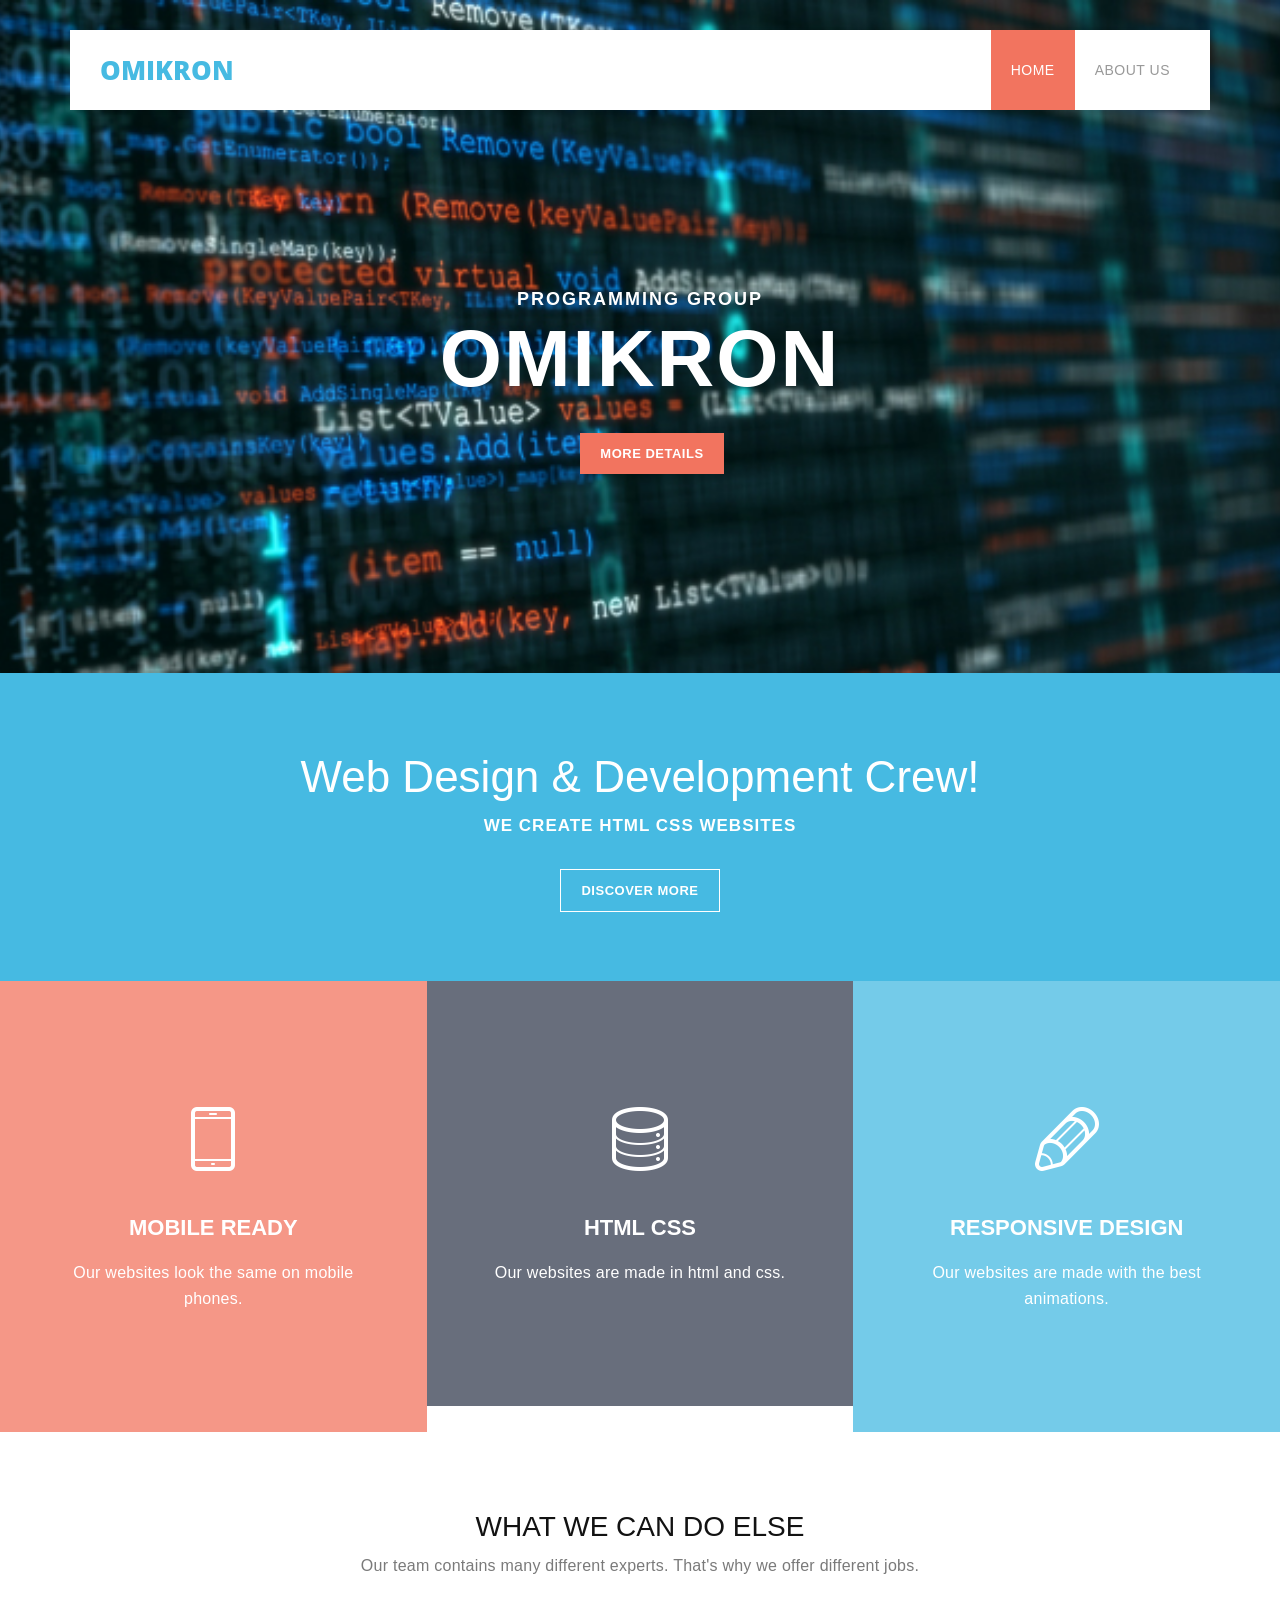
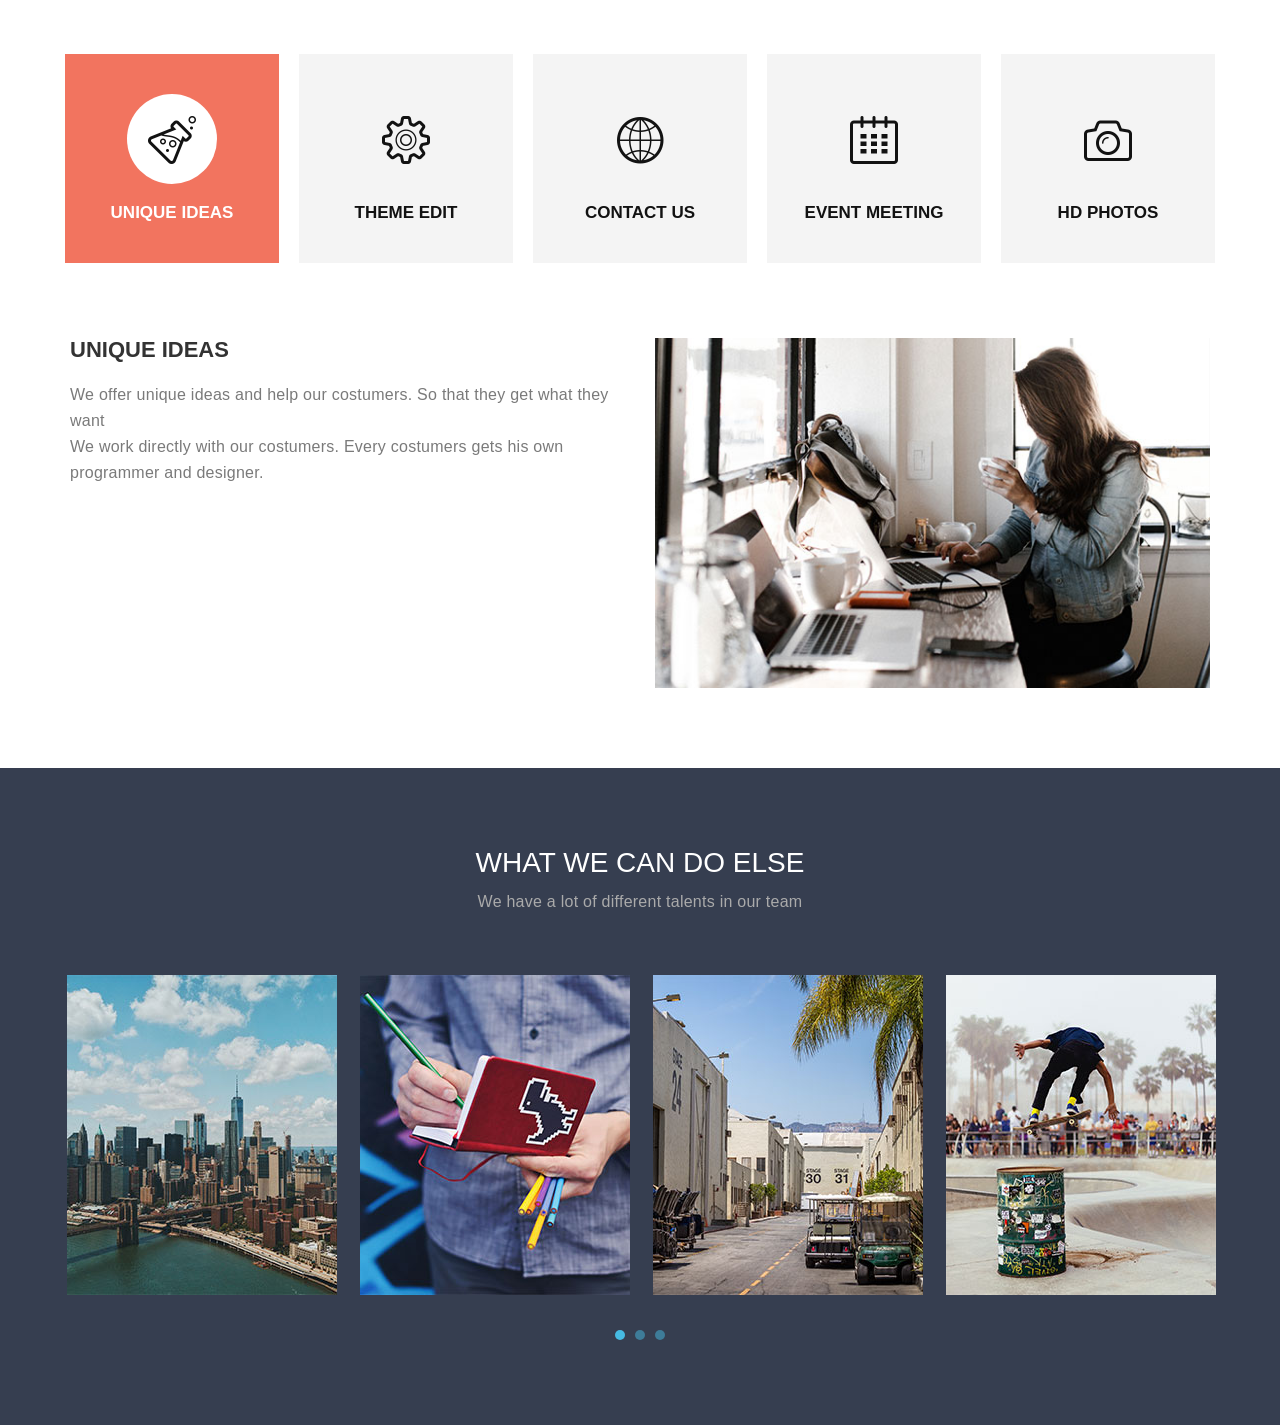
<file: index.html>
<!DOCTYPE html>
<!--[if lt IE 7]>      <html class="no-js lt-ie9 lt-ie8 lt-ie7"> <![endif]-->
<!--[if IE 7]>         <html class="no-js lt-ie9 lt-ie8"> <![endif]-->
<!--[if IE 8]>         <html class="no-js lt-ie9"> <![endif]-->
<!--[if gt IE 8]><!--> <html class="no-js"> <!--<![endif]-->
    <head>
        <meta charset="utf-8">
        <title>Omikron</title>
    	<meta name="description" content="">
        <meta name="viewport" content="width=device-width, initial-scale=1">
<!-- 
Power Template 
http://www.templatemo.com/tm-508-power
-->
        <link href='http://fonts.googleapis.com/css?family=Open+Sans:400,300,600,700,800' rel='stylesheet' type='text/css'>
        
        <link rel="stylesheet" href="css/bootstrap.min.css">
        <link rel="stylesheet" href="css/font-awesome.css">
        <link rel="stylesheet" href="css/animate.css">
        <link rel="stylesheet" href="css/templatemo_misc.css">
        <link rel="stylesheet" href="css/templatemo_style.css">
        <link rel="stylesheet" href="css/owl-carousel.css">

        <script src="js/vendor/modernizr-2.6.1-respond-1.1.0.min.js"></script>
    </head>
    <body>
        <!--[if lt IE 7]>
            <p class="chromeframe">You are using an outdated browser. <a href="http://browsehappy.com/">Upgrade your browser today</a> or <a href="http://www.google.com/chromeframe/?redirect=true">install Google Chrome Frame</a> to better experience this site.</p>
        <![endif]-->


        <div class="site-main" id="sTop">
            <div class="site-header">
                <div class="main-header">
                    <div class="container">
                        <div id="menu-wrapper">
                            <div class="row">
                                <nav class="navbar navbar-inverse" role="navigation">
                                    <div class="navbar-header">
                                        <button type="button" id="nav-toggle" class="navbar-toggle" data-toggle="collapse" data-target="#main-nav">
                                            <span class="sr-only">Toggle navigation</span>
                                            <span class="icon-bar"></span>
                                            <span class="icon-bar"></span>
                                            <span class="icon-bar"></span>
                                        </button>
                                        <a href="#top" class="navbar-brand">Omikron</a>
                                        <div id="main-nav" class="collapse navbar-collapse">
                                            <ul class="menu-first nav navbar-nav" style="margin-right: 20px;">
                                                <li class="active"><a href="#">Home</a></li>
                                                <li><a href="#about">About Us</a></li>                               
                                            </ul>                                    
                                        </div> <!-- /.main-menu -->
                                    </div>
                                </nav>
                            </div> <!-- /.row -->
                        </div> <!-- /#menu-wrapper -->                        
                    </div> <!-- /.container -->
                </div> <!-- /.main-header -->
            </div> <!-- /.site-header -->
        </div> <!-- /.site-main -->


        <div class="banner">
            <div class="container">
                <div class="row">
                    <div class="col-md-8 col-md-offset-2">
                        <div class="banner-content">
                            <h6>Programming group</h6>
                            <h2>Omikron</h2>
                            <ul class="buttons">
                                <li>
                                    
                                </li>
                                <li>
                                    <div class="secondary-button">
                                        <a href="#portfolio">More Details</a>
                                    </div>
                                </li>
                            </ul>
                        </div>
                    </div>
                </div>
            </div>
        </div>


        <div class="intro">
            <div class="container">
                <div class="row">
                    <div class="col-md-12">
                        <h4>Web Design &amp; Development Crew!</h4>
                        <h6>WE CREATE HTML CSS WEBSITES</h6>
                        <div class="border-button"><a href="#portfolio">Discover More</a></div>
                    </div>
                </div>
            </div>
        </div>


        <section id="about" class="page-section">
            <div class="container-fluid">
                <div class="row">
                    <div class="col-md-4">
                        <div class="service-item first-service">
                            <div class="icon">
                                <img src="img/first-service-icon.png" alt="">
                            </div>
                            <h4>Mobile Ready</h4>
                            <p>Our websites look the same on mobile phones.</p>
                        </div>
                    </div>
                    <div class="col-md-4">
                        <div class="service-item second-service">
                            <div class="icon">
                                <img src="img/second-service-icon.png" alt="">
                            </div>
                            <h4>HTML CSS</h4>
                            <p>Our websites are made in html and css.</p>
                        </div>
                    </div>
                    <div class="col-md-4">
                        <div class="service-item third-service">
                            <div class="icon">
                                <img src="img/third-service-icon.png" alt="">
                            </div>
                            <h4>Responsive Design</h4>
                            <p>Our websites are made with the best animations.</p>
                        </div>
                    </div>
                </div>
            </div>
        </section>

        <div class="second-tabs-content what-we-do">
            <div class="container">
                <div class="row">
                    <div class="col-md-12">
                        <div class="section-heading">
                            <h4>What we can do else</h4>
                            <p>Our team contains many different experts. That's why we offer different jobs.</p>
                        </div>
                    </div>
                </div>
                <div class="row">
                    <div class="wrapper">
                        <div class="col-md-12">
                            <div class="row">
                                <ul class="tabs clearfix" data-tabgroup="second-tab-group">
                                    <li class="col-md-15 col-sm-12 col-xs-12">
                                        <a href="#unique" class="active">
                                            <div class="list-item">
                                                <div class="icon">
                                                    <img src="img/first-list-icon.png" alt="">
                                                </div>
                                                <h4>Unique Ideas</h4>
                                            </div>
                                        </a>
                                    </li>
                                    <li class="col-md-15 col-sm-12 col-xs-12">
                                        <a href="#theme">
                                            <div class="list-item">
                                                <div class="icon">
                                                    <img src="img/second-list-icon.png" alt="">
                                                </div>
                                                <h4>Theme Edit</h4>
                                            </div>
                                        </a>
                                    </li>
					 <li class="col-md-15 col-sm-12 col-xs-12">
                                        <a href="#translation">
                                            <div class="list-item">
                                                <div class="icon">
                                                    <img src="img/third-list-icon.png" alt="">
                                                </div>
                                                <h4>Contact us</h4>
                                            </div>
                                        </a>
                                    </li>
                                    
                                    <li class="col-md-15 col-sm-12 col-xs-12">
                                        <a href="#event">
                                            <div class="list-item">
                                                <div class="icon">
                                                    <img src="img/fourth-list-icon.png" alt="">
                                                </div>
                                                <h4>Event Meeting</h4>
                                            </div>
                                        </a>
                                    </li>
                                    <li class="col-md-15 col-sm-12 col-xs-12">
                                        <a href="#photo">
                                            <div class="list-item">
                                                <div class="icon">
                                                    <img src="img/fivth-list-icon.png" alt="">
                                                </div>
                                                <h4>HD Photos</h4>
                                            </div>
                                        </a>
                                    </li>
                                </ul>
                            </div>
                        </div>
                        <div class="col-md-12">
                            <section id="second-tab-group" class="tabgroup">
                                <div id="unique">
                                    <div class="row">
                                        <div class="tab-content-services">
                                            <div class="col-md-6">
                                                <div class="left-text">
                                                    <h4>Unique Ideas</h4>
                                                    <p>We offer unique ideas and help our costumers. So that they get what they want<br>We work directly with our costumers. Every costumers gets his own programmer and designer.</p>
                                                    <div class="primary-button">
                                                        
                                                    </div>
                                                </div>
                                            </div>
                                            <div class="col-md-6">
                                                <div class="right-image">
                                                    <img src="img/right-side-image_1.jpg" alt="">
                                                </div>
                                            </div>
                                        </div>
                                    </div>
                                </div>
                                <div id="theme">
                                    <div class="row">
                                        <div class="tab-content-services">
                                            <div class="col-md-6">
                                                <div class="left-text">
                                                    <h4>Theme Edit</h4>
                                                    <p>If you allready have a website that we created we can modify it to your needs.<br> Our team works hard to make your dreams come true with the website that you allways wanted.</p>
                                                    <div class="primary-button">
                                                       
                                                    </div>
                                                </div>
                                            </div>
                                            <div class="col-md-6">
                                                <div class="right-image">
                                                    <img src="img/right-side-image_2.jpg" alt="">
                                                </div>
                                            </div>
                                        </div>
                                    </div>
                                </div>
                                <div id="translation">
                                    <div class="row">
                                        <div class="tab-content-services">
                                            <div class="col-md-6">
                                                <div class="left-text">
                                                    <h4>Contact us</h4>
                                                    <p></p>
                                                    <div class="primary-button">
                                                        
                                                    </div>
                                                </div>
                                            </div>
                                            <div class="col-md-6">
                                                <div class="right-image">
                                                    <img src="img/right-side-image_3.jpg" alt="">
                                                </div>
                                            </div>
                                        </div>
                                    </div>
                                </div>
                                <div id="event">
                                    <div class="row">
                                        <div class="tab-content-services">
                                            <div class="col-md-6">
                                                <div class="left-text">
                                                    <h4>Event Meeting</h4>
                                                    <p> We work directly with our costumers.<br>That's why we make meetings to visiulise and brainstorm the ideas for the website</p>
                                                    <div class="primary-button">
                                                        
                                                    </div>
                                                </div>
                                            </div>
                                            <div class="col-md-6">
                                                <div class="right-image">
                                                    <img src="img/right-side-image_4.jpg" alt="">
                                                </div>
                                            </div>
                                        </div>
                                    </div>
                                </div>
                                <div id="photo">
                                    <div class="row">
                                        <div class="tab-content-services">
                                            <div class="col-md-6">
                                                <div class="left-text">
                                                    <h4>HD Images</h4>
                                                    <p>We have a lot of photographers in our team to support them we offer photos</p>
                                                    <div class="primary-button">
                                                        
                                                    </div>
                                                </div>
                                            </div>
                                            <div class="col-md-6">
                                                <div class="right-image">
                                                    <img src="img/right-side-image_5.jpg" alt="">
                                                </div>
                                            </div>
                                        </div>
                                    </div>
                                </div>
                            </section>
                        </div>
                    </div>
                </div>
            </div>
        </div>


        <section id="portfolio" class="portfolio-section">
            <div class="container">
                <div class="row">
                    <div class="col-md-12">
                        <div class="section-heading">
                            <h4>What We Can Do Else</h4>
                            <p>We have a lot of different talents in our team</p>
                        </div>
                    </div>
                </div>
                <div class="row">
                    <div id="owl-portfolio" class="owl-carousel owl-theme imageGallery1">
                        <div class="item">
                            <div class="portfolio-item">
                                <a href="img/first-portfolio-big.jpg" title=""><img src="img/first-portfolio-item.jpg" alt="Gallery image 1" /></a>
                            </div>
                        </div>
                        <div class="item">
                            <div class="portfolio-item">
                                <a href="img/second-portfolio-big.jpg" title=""><img src="img/second-portfolio-item.jpg" alt="Gallery image 1" /></a>
                            </div>
                        </div>
                        <div class="item">
                            <div class="portfolio-item">
                                <a href="img/third-portfolio-big.jpg" title=""><img src="img/third-portfolio-item.jpg" alt="Gallery image 1" /></a>
                            </div>
                        </div>
                        <div class="item">
                            <div class="portfolio-item">
                                <a href="img/fourth-portfolio-big.jpg" title=""><img src="img/fourth-portfolio-item.jpg" alt="Gallery image 1" /></a>
                            </div>
                        </div>
                        <div class="item">
                            <div class="portfolio-item">
                                <a href="img/first-portfolio-big.jpg" data-lightbox="image-1"><img src="img/first-portfolio-item.jpg"></a>
                            </div>
                        </div>
                        <div class="item">
                            <div class="portfolio-item">
                                <a href="img/second-portfolio-big.jpg" title=""><img src="img/second-portfolio-item.jpg" alt="Gallery image 1" /></a>
                            </div>
                        </div>
                        <div class="item">
                            <div class="portfolio-item">
                                <a href="img/first-portfolio-big.jpg" title=""><img src="img/first-portfolio-item.jpg" alt="Gallery image 1" /></a>
                            </div>
                        </div>
                        <div class="item">
                            <div class="portfolio-item">
                                <a href="img/third-portfolio-big.jpg" title=""><img src="img/third-portfolio-item.jpg" alt="Gallery image 1" /></a>
                            </div>
                        </div>
                        <div class="item">
                            <div class="portfolio-item">
                                <a href="img/first-portfolio-big.jpg" data-lightbox="image-1"><img src="img/first-portfolio-item.jpg"></a>
                            </div>
                        </div>
                        <div class="item">
                            <div class="portfolio-item">
                                <a href="img/fourth-portfolio-big.jpg" title=""><img src="img/fourth-portfolio-item.jpg" alt="Gallery image 1" /></a>
                            </div>
                        </div>
                    </div>
                </div>
            </div>
        </section>


       
                                </div>
                            </div>
                        </form>
                    </div>
                    <div class="col-md-6">
                        <div id="map">
	<!-- How to change your own map point
            1. Go to Google Maps
            2. Click on your location point
            3. Click "Share" and choose "Embed map" tab
            4. Copy only URL and paste it within the src="" field below
	-->
                     <section>       
                       
					   </div>
                    </div>
                </div>
            </div>
        </section>

        
        
        <script src="js/vendor/jquery-1.11.0.min.js"></script>
        <script>window.jQuery || document.write('<script src="js/vendor/jquery-1.11.0.min.js"><\/script>')</script>
        <script src="js/bootstrap.js"></script>
        <script src="js/plugins.js"></script>
        <script src="js/main.js"></script>

        <!-- Google Map -->
        <script src="http://maps.google.com/maps/api/js?sensor=true"></script>
        <script src="js/vendor/jquery.gmap3.min.js"></script>

        <script type="text/javascript">
        $(document).ready(function() {
            
            // mobile nav toggle
            $('#nav-toggle').on('click', function (event) {
                event.preventDefault();
                $('#main-nav').toggleClass("open");
            });
        });
        </script>
        
        <!-- templatemo 406 flex -->
    </body>
</html>
</file>
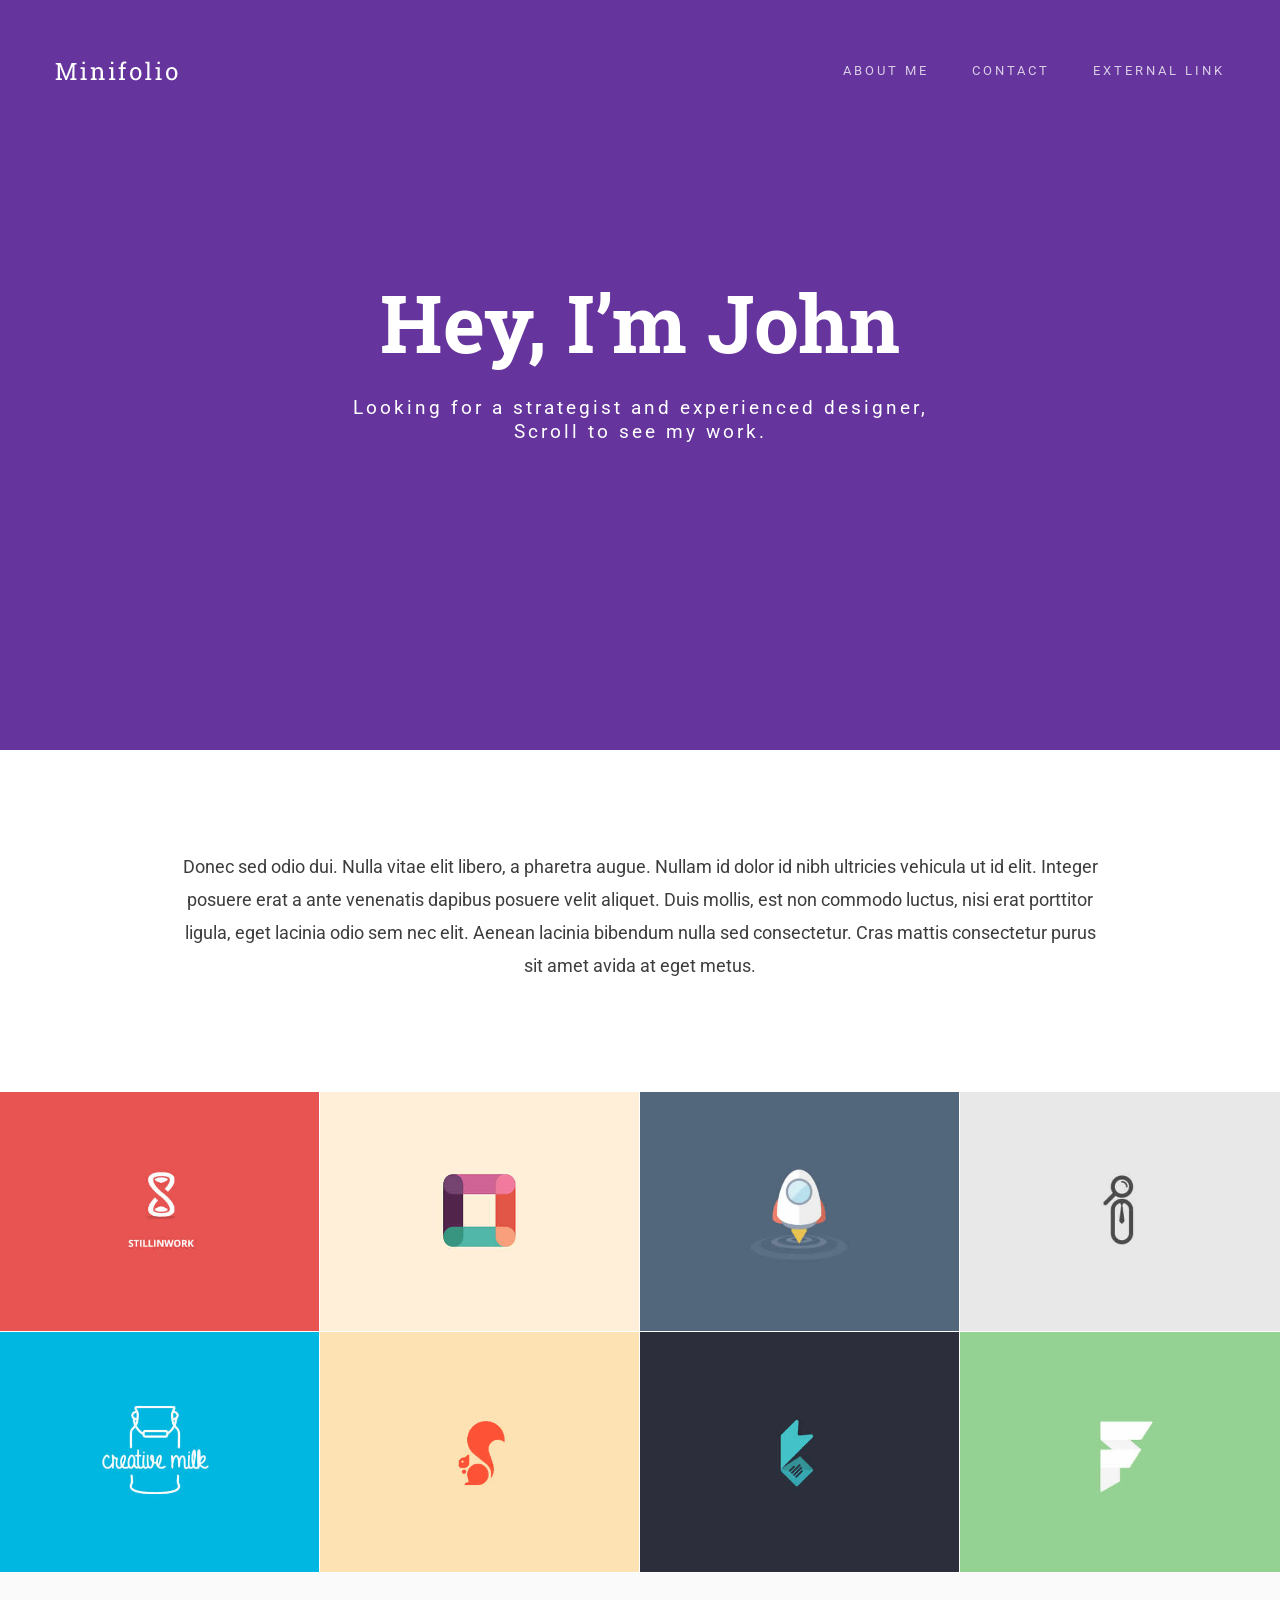
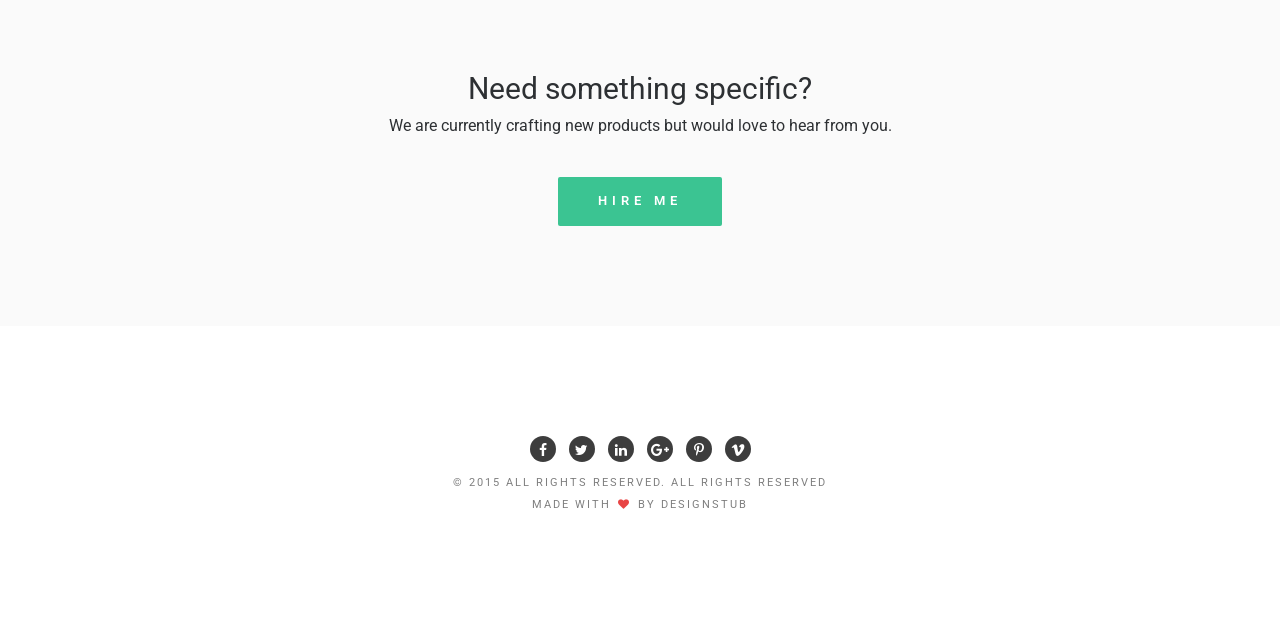
<file: minifolio-bootstrap-responsive-resume-personal-portfolio -template/index.html>
<!doctype html>
<!--[if lt IE 7]>      <html class="no-js lt-ie9 lt-ie8 lt-ie7" lang=""> <![endif]-->
<!--[if IE 7]>         <html class="no-js lt-ie9 lt-ie8" lang=""> <![endif]-->
<!--[if IE 8]>         <html class="no-js lt-ie9" lang=""> <![endif]-->
<!--[if gt IE 8]><!-->
<html class="no-js" lang="">
<!--<![endif]-->

<head>
<meta charset="utf-8">
<meta name="description" content="">
<meta name="viewport" content="width=device-width, initial-scale=1">
<title>Minifolio - Bootstrap Responsive Resume, Personal Portfolio Template</title>
<link rel="stylesheet" href="css/bootstrap.min.css">
<link rel="stylesheet" href="css/jquery.fancybox.css">
<link rel="stylesheet" href="css/main.css">
<link rel="stylesheet" href="css/responsive.css">
<link rel="stylesheet" href="css/animate.min.css">
<link rel="stylesheet" href="https://maxcdn.bootstrapcdn.com/font-awesome/4.4.0/css/font-awesome.min.css">
</head>

<body>
<!-- header section -->
<section class="banner" role="banner">
  <header id="header"> 
    <!-- navigation section  -->
    <div class="header-content clearfix"> <a class="logo" href="#"><img src="images/logo.png" alt="Mafolio"></a>
      <nav class="navigation" role="navigation">
        <ul class="primary-nav">
          <li><a href="about.html">About Me</a></li>
          <li><a href="contact.html">Contact</a></li>
          <li><a href="#">External link</a></li>
        </ul>
      </nav>
      <a href="#" class="nav-toggle">Menu<span></span></a> </div>
    <!-- navigation section  --> 
  </header>
  
  <!-- banner text -->
  <div class="container">
    <div class="col-md-10 col-md-offset-1">
      <div class="banner-text text-center">
        <h1>Hey, I’m John</h1>
        <p>Looking for a strategist and experienced designer,<br>
          Scroll to see my work.</p>
        <!-- banner text --> 
      </div>
    </div>
  </div>
</section>
<!-- header section --> 
<!-- description text section -->
<section id="descripton" class="section descripton">
  <div class="container">
    <div class="col-md-10 col-md-offset-1 text-center">
      <p>Donec sed odio dui. Nulla vitae elit libero, a pharetra augue. Nullam id dolor id nibh ultricies vehicula ut id elit. Integer posuere erat a ante venenatis dapibus posuere velit aliquet. Duis mollis, est non commodo luctus, nisi erat porttitor ligula, eget lacinia odio sem nec elit. Aenean lacinia bibendum nulla sed consectetur. Cras mattis consectetur purus sit amet avida at eget metus.</p>
    </div>
  </div>
</section>
<!-- description text section --> 
<!-- portfolio section -->
<section id="works" class="works section no-padding">
  <div class="container-fluid">
    <div class="row no-gutter">
      <div class="col-lg-3 col-md-6 col-sm-6 work"> <a href="images/work-1.jpg" class="work-box"> <img src="images/work-1.jpg" alt="">
        <div class="overlay">
          <div class="overlay-caption">
            <h5>Project Name</h5>
            <p>Logo Design</p>
          </div>
        </div>
        <!-- overlay --> 
        </a> </div>
      <div class="col-lg-3 col-md-6 col-sm-6 work"> <a href="images/work-2.jpg" class="work-box"> <img src="images/work-2.jpg" alt="">
        <div class="overlay">
          <div class="overlay-caption">
            <h5>Project Name</h5>
            <p>Website Design</p>
          </div>
        </div>
        <!-- overlay --> 
        </a> </div>
      <div class="col-lg-3 col-md-6 col-sm-6 work"> <a href="images/work-3.jpg" class="work-box"> <img src="images/work-3.jpg" alt="">
        <div class="overlay">
          <div class="overlay-caption">
            <h5>Project Name</h5>
            <p>Branding</p>
          </div>
        </div>
        <!-- overlay --> 
        </a> </div>
      <div class="col-lg-3 col-md-6 col-sm-6 work"> <a href="images/work-4.jpg" class="work-box"> <img src="images/work-4.jpg" alt="">
        <div class="overlay">
          <div class="overlay-caption">
            <h5>Project Name</h5>
            <p>Graphic Design</p>
          </div>
        </div>
        <!-- overlay --> 
        </a> </div>
      <div class="col-lg-3 col-md-6 col-sm-6 work"> <a href="images/work-5.jpg" class="work-box"> <img src="images/work-5.jpg" alt="">
        <div class="overlay">
          <div class="overlay-caption">
            <h5>Project Name</h5>
            <p>Website Design</p>
          </div>
        </div>
        <!-- overlay --> 
        </a> </div>
      <div class="col-lg-3 col-md-6 col-sm-6 work"> <a href="images/work-6.jpg" class="work-box"> <img src="images/work-6.jpg" alt="">
        <div class="overlay">
          <div class="overlay-caption">
            <h5>Project Name</h5>
            <p>Logo Design</p>
          </div>
        </div>
        <!-- overlay --> 
        </a> </div>
      <div class="col-lg-3 col-md-6 col-sm-6 work"> <a href="images/work-7.jpg" class="work-box"> <img src="images/work-7.jpg" alt="">
        <div class="overlay">
          <div class="overlay-caption">
            <h5>Project Name</h5>
            <p>Branding</p>
          </div>
        </div>
        <!-- overlay --> 
        </a> </div>
      <div class="col-lg-3 col-md-6 col-sm-6 work"> <a href="images/work-8.jpg" class="work-box"> <img src="images/work-8.jpg" alt="">
        <div class="overlay">
          <div class="overlay-caption">
            <h5>Project Name</h5>
            <p>Website Design</p>
          </div>
        </div>
        <!-- overlay --> 
        </a> </div>
    </div>
  </div>
</section>
<!-- portfolio section --> 
<!-- hire me section -->
<section id="hireme" class="section hireme">
  <div class="container">
    <div class="col-md-8 col-md-offset-2 text-center">
      <h3>Need something specific?</h3>
      <p>We are currently crafting new products but would love to hear from you.</p>
      <a href="contact.html" class="btn btn-large">Hire me</a> </div>
  </div>
</section>
<!-- hire me section --> 
<!-- footer -->
<footer class="section footer">
  <div class="footer-bottom">
    <div class="container">
      <div class="col-md-12">
        <p>
        <ul class="footer-share">
          <li><a href="#"><i class="fa fa-facebook"></i></a></li>
          <li><a href="#"><i class="fa fa-twitter"></i></a></li>
          <li><a href="#"><i class="fa fa-linkedin"></i></a></li>
          <li><a href="#"><i class="fa fa-google-plus"></i></a></li>
          <li><a href="#"><i class="fa fa-pinterest-p"></i></a></li>
          <li><a href="#"><i class="fa fa-vimeo"></i></a></li>
        </ul>
        </p>
        <p>© 2015 All rights reserved. All Rights Reserved<br>
          Made with <i class="fa fa-heart pulse"></i> by <a href="http://www.designstub.com/">Designstub</a></p>
      </div>
    </div>
  </div>
</footer>
<!-- footer --> 

<!-- JS FILES --> 
<script src="https://ajax.googleapis.com/ajax/libs/jquery/1.11.3/jquery.min.js"></script> 
<script src="js/bootstrap.min.js"></script> 
<script src="js/jquery.fancybox.pack.js"></script> 
<script src="js/jquery.waypoints.min.js"></script> 
<script src="js/retina.min.js"></script> 
<script src="js/modernizr.js"></script> 
<script src="js/main.js"></script>
</body>
</html>
</file>
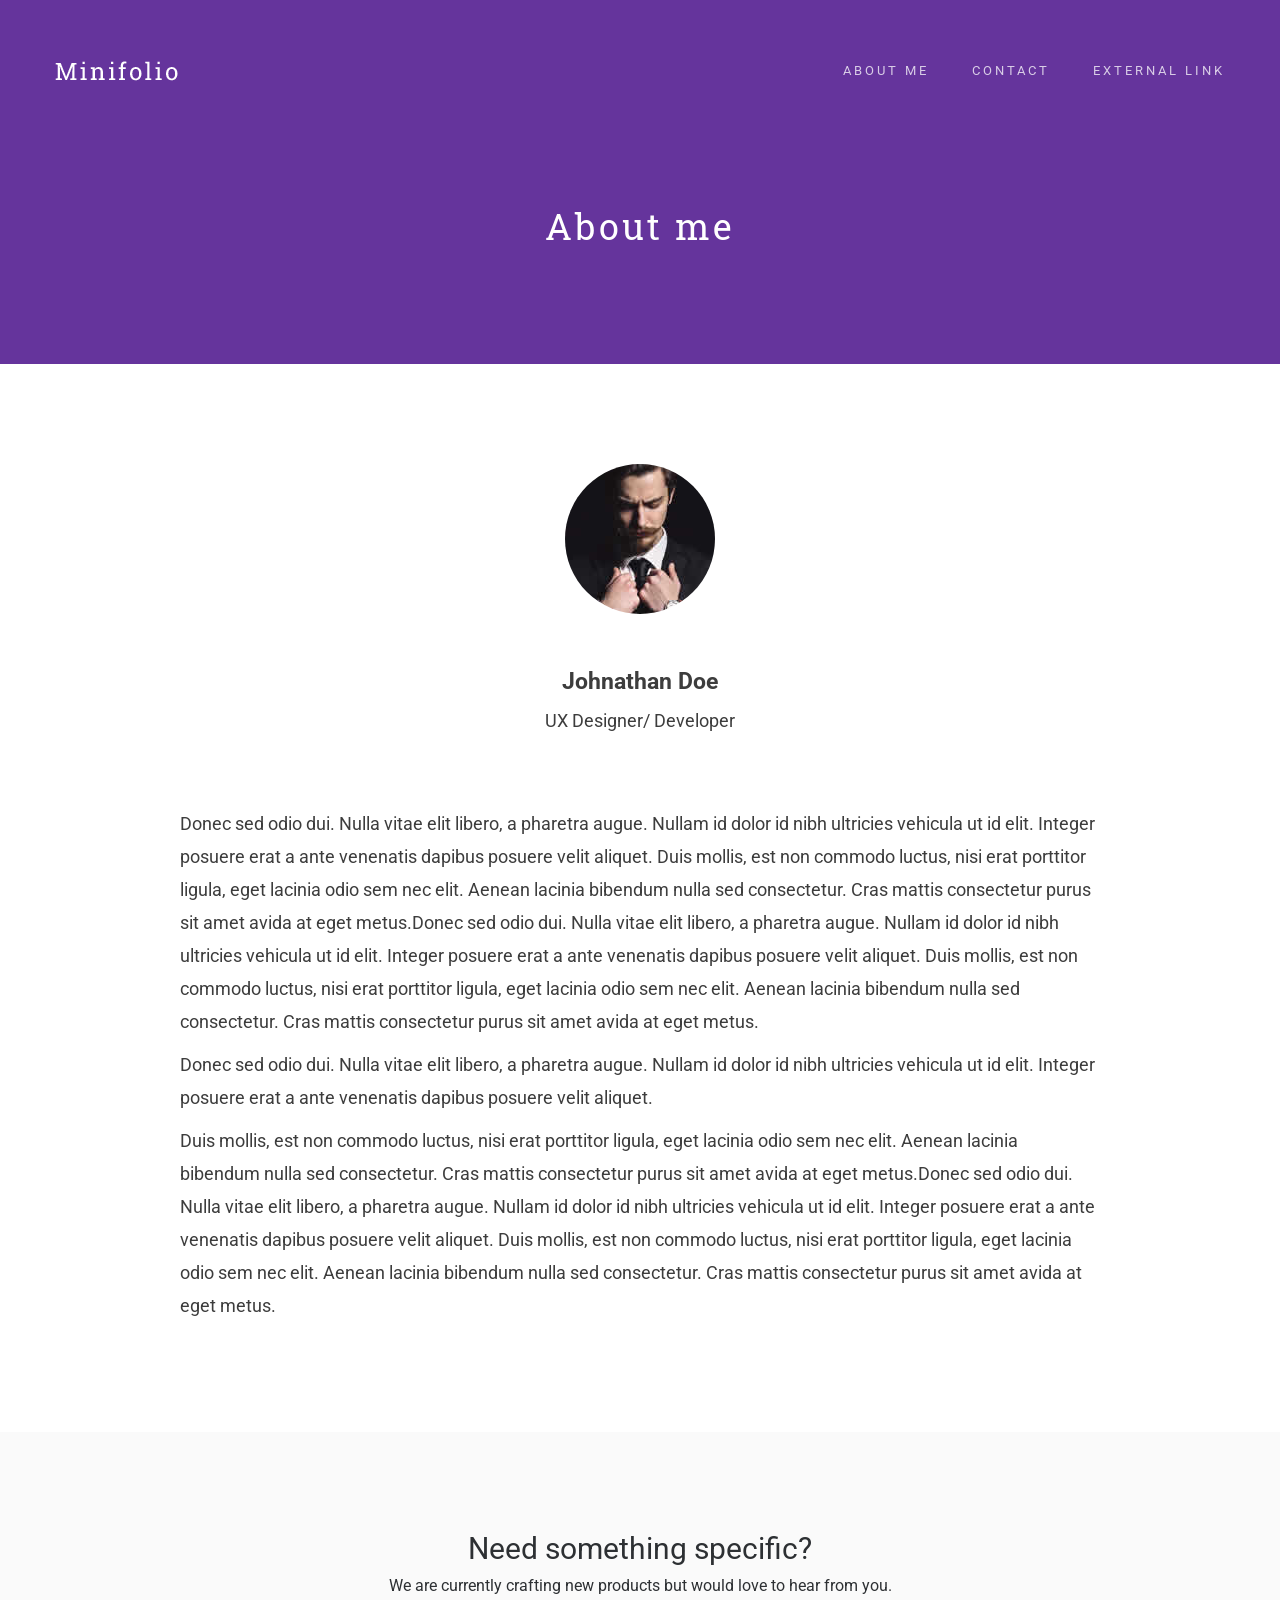
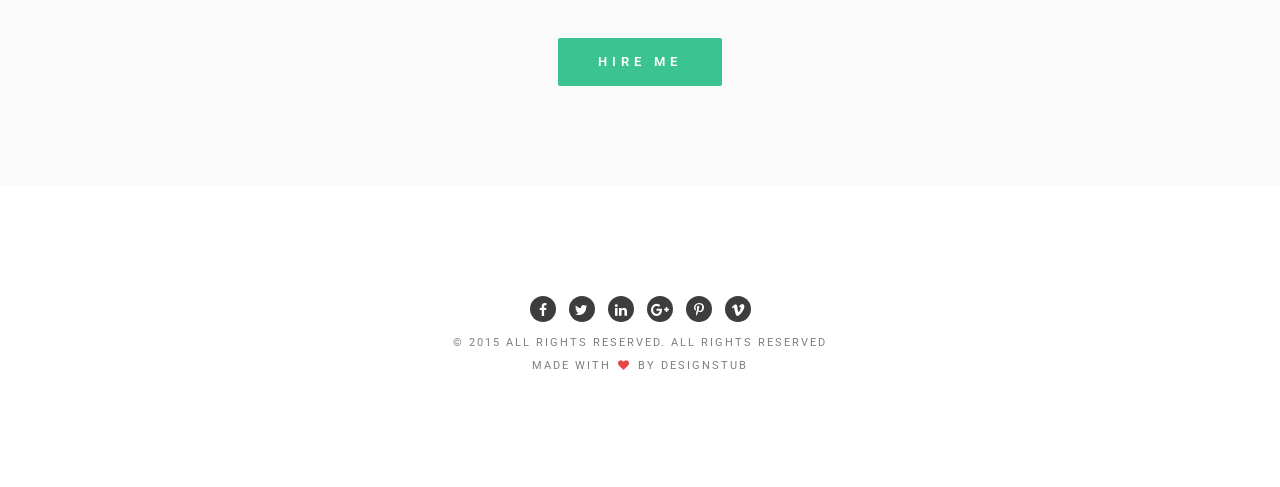
<file: minifolio-bootstrap-responsive-resume-personal-portfolio -template/about.html>
<!doctype html>
<!--[if lt IE 7]>      <html class="no-js lt-ie9 lt-ie8 lt-ie7" lang=""> <![endif]-->
<!--[if IE 7]>         <html class="no-js lt-ie9 lt-ie8" lang=""> <![endif]-->
<!--[if IE 8]>         <html class="no-js lt-ie9" lang=""> <![endif]-->
<!--[if gt IE 8]><!-->
<html class="no-js" lang="">
<!--<![endif]-->

<head>
<meta charset="utf-8">
<meta name="description" content="">
<meta name="viewport" content="width=device-width, initial-scale=1">
<title>Minifolio - Bootstrap Responsive Resume, Personal Portfolio Template</title>
<link rel="stylesheet" href="css/bootstrap.min.css">
<link rel="stylesheet" href="css/jquery.fancybox.css">
<link rel="stylesheet" href="css/main.css">
<link rel="stylesheet" href="css/responsive.css">
<link rel="stylesheet" href="css/animate.min.css">
<link rel="stylesheet" href="https://maxcdn.bootstrapcdn.com/font-awesome/4.4.0/css/font-awesome.min.css">
</head>

<body>
<!-- header section -->
<section class="innerbanner" role="banner">
  <header id="header"> 
    <!-- navigation section  -->
    <div class="header-content clearfix"> <a class="logo" href="index.html"><img src="images/logo.png" alt="Mafolio"></a>
      <nav class="navigation" role="navigation">
        <ul class="primary-nav">
          <li><a href="about.html">About Me</a></li>
          <li><a href="contact.html">Contact</a></li>
          <li><a href="#">External link</a></li>
        </ul>
      </nav>
      <a href="#" class="nav-toggle">Menu<span></span></a> </div>
    <!-- navigation section  --> 
  </header>
  
  <!-- banner text -->
  <div class="container">
    <div class="col-md-10 col-md-offset-1">
      <div class="innerbanner-text text-center">
        <p>About me</p>
        <!-- banner text --> 
      </div>
    </div>
  </div>
</section>
<!-- header section --> 
<!-- description text section -->
<section id="inner-description" class="section inner-description">
  <div class="container">
    <div class="col-md-10 col-md-offset-1 text-center"> <img src="images/designer-pic.jpg" alt="Mafolio">
      <h1>Johnathan Doe</h1>
      <p>UX Designer/ Developer</p>
    </div>
    <div class="col-md-10 col-md-offset-1 space">
      <p>Donec sed odio dui. Nulla vitae elit libero, a pharetra augue. Nullam id dolor id nibh ultricies vehicula ut id elit. Integer posuere erat a ante venenatis dapibus posuere velit aliquet. Duis mollis, est non commodo luctus, nisi erat porttitor ligula, eget lacinia odio sem nec elit. Aenean lacinia bibendum nulla sed consectetur. Cras mattis consectetur purus sit amet avida at eget metus.Donec sed odio dui. Nulla vitae elit libero, a pharetra augue. Nullam id dolor id nibh ultricies vehicula ut id elit. Integer posuere erat a ante venenatis dapibus posuere velit aliquet. Duis mollis, est non commodo luctus, nisi erat porttitor ligula, eget lacinia odio sem nec elit. Aenean lacinia bibendum nulla sed consectetur. Cras mattis consectetur purus sit amet avida at eget metus.</p>
      <p>Donec sed odio dui. Nulla vitae elit libero, a pharetra augue. Nullam id dolor id nibh ultricies vehicula ut id elit. Integer posuere erat a ante venenatis dapibus posuere velit aliquet.</p>
      <p>Duis mollis, est non commodo luctus, nisi erat porttitor ligula, eget lacinia odio sem nec elit. Aenean lacinia bibendum nulla sed consectetur. Cras mattis consectetur purus sit amet avida at eget metus.Donec sed odio dui. Nulla vitae elit libero, a pharetra augue. Nullam id dolor id nibh ultricies vehicula ut id elit. Integer posuere erat a ante venenatis dapibus posuere velit aliquet. Duis mollis, est non commodo luctus, nisi erat porttitor ligula, eget lacinia odio sem nec elit. Aenean lacinia bibendum nulla sed consectetur. Cras mattis consectetur purus sit amet avida at eget metus.</p>
    </div>
  </div>
</section>
<!-- description text section --> 

<!-- hire me section -->
<section id="hireme" class="section hireme">
  <div class="container">
    <div class="col-md-8 col-md-offset-2 text-center">
      <h3>Need something specific?</h3>
      <p>We are currently crafting new products but would love to hear from you.</p>
      <a href="https://github.com/kamalcha/ActiveBox/archive/master.zip" class="btn btn-large">Hire me</a> </div>
  </div>
</section>
<!-- hire me section --> 
<!-- footer -->

<footer class="section footer">
  <div class="footer-bottom">
    <div class="container">
      <div class="col-md-12">
        <p>
        <ul class="footer-share">
          <li><a href="#"><i class="fa fa-facebook"></i></a></li>
          <li><a href="#"><i class="fa fa-twitter"></i></a></li>
          <li><a href="#"><i class="fa fa-linkedin"></i></a></li>
          <li><a href="#"><i class="fa fa-google-plus"></i></a></li>
          <li><a href="#"><i class="fa fa-pinterest-p"></i></a></li>
          <li><a href="#"><i class="fa fa-vimeo"></i></a></li>
        </ul>
        </p>
        <p>© 2015 All rights reserved. All Rights Reserved<br>
          Made with <i class="fa fa-heart pulse"></i> by <a href="http://kamalchaneman.com/">Designstub</a></p>
      </div>
    </div>
  </div>
</footer>
<!-- footer --> 

<!-- JS FILES --> 
<script src="https://ajax.googleapis.com/ajax/libs/jquery/1.11.3/jquery.min.js"></script> 
<script src="js/bootstrap.min.js"></script> 
<script src="js/jquery.fancybox.pack.js"></script> 
<script src="js/jquery.waypoints.min.js"></script> 
<script src="js/retina.min.js"></script> 
<script src="js/modernizr.js"></script> 
<script src="js/main.js"></script>
</body>
</html>
</file>
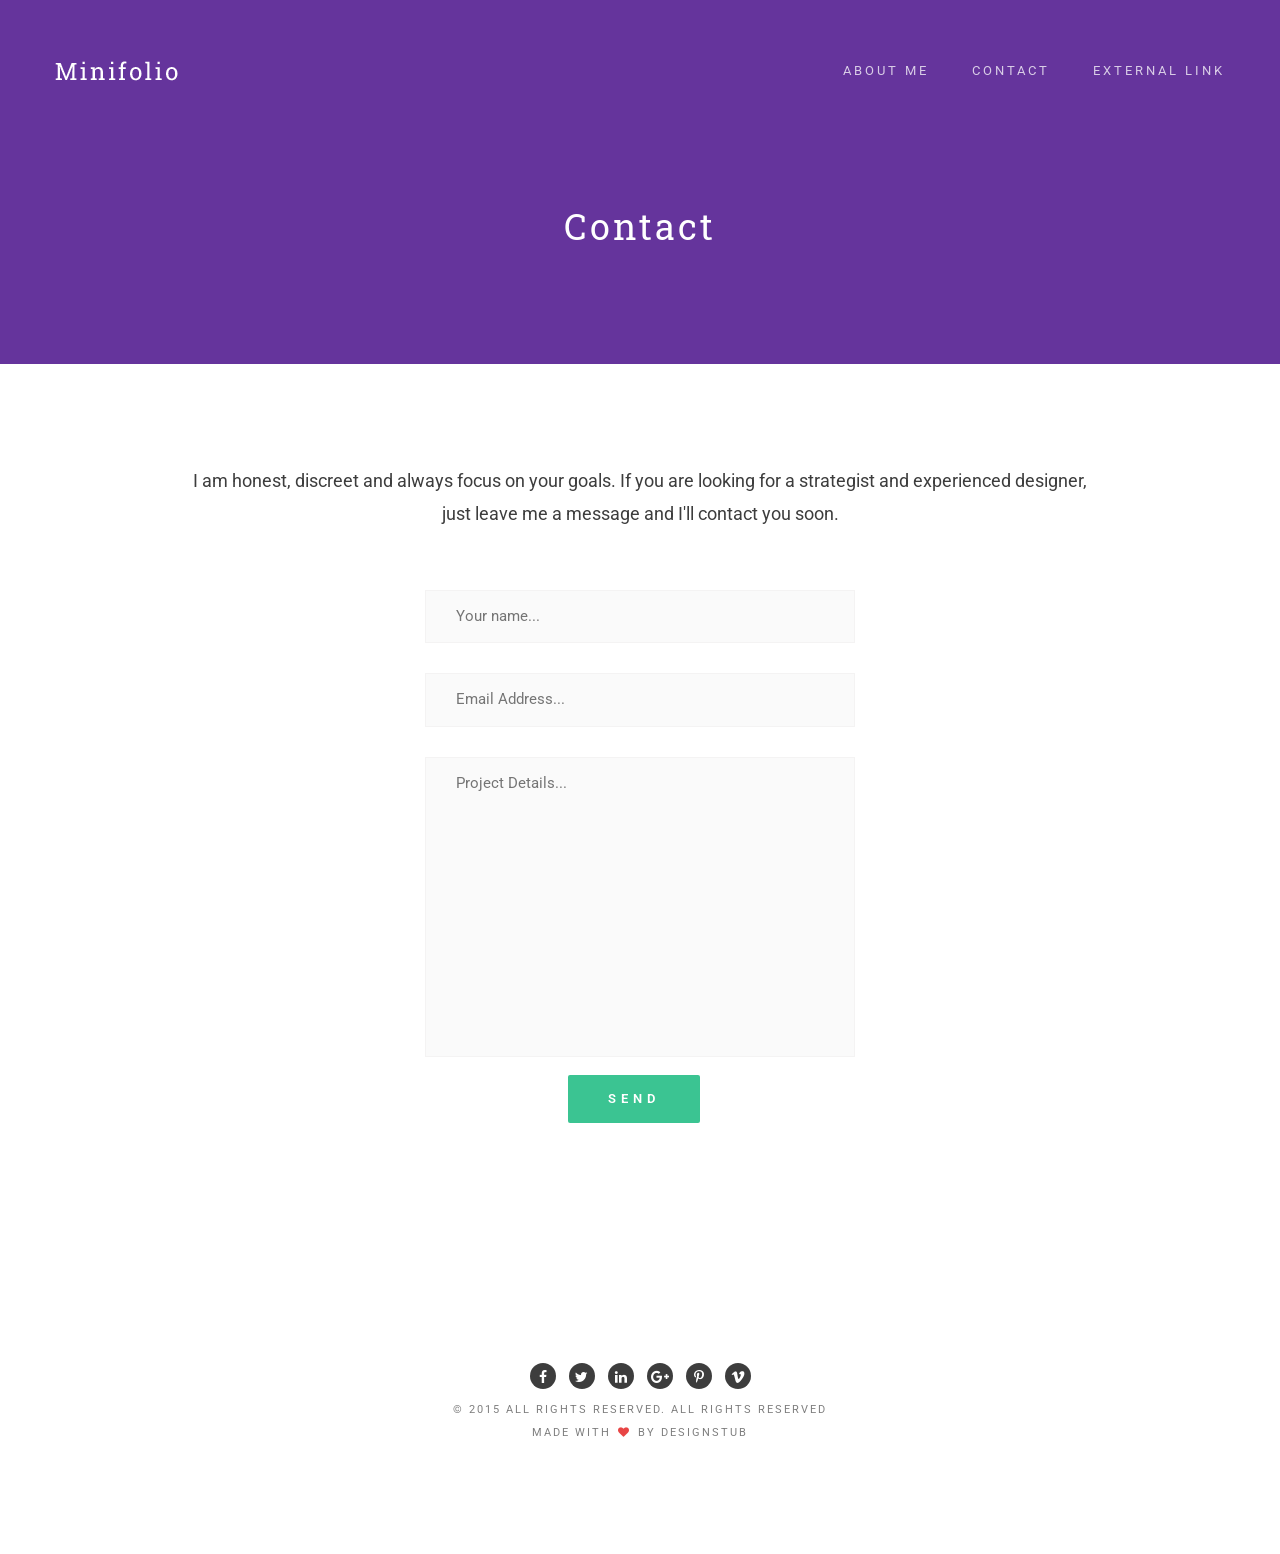
<file: minifolio-bootstrap-responsive-resume-personal-portfolio -template/contact.html>
<!doctype html>
<!--[if lt IE 7]>      <html class="no-js lt-ie9 lt-ie8 lt-ie7" lang=""> <![endif]-->
<!--[if IE 7]>         <html class="no-js lt-ie9 lt-ie8" lang=""> <![endif]-->
<!--[if IE 8]>         <html class="no-js lt-ie9" lang=""> <![endif]-->
<!--[if gt IE 8]><!-->
<html class="no-js" lang="">
<!--<![endif]-->

<head>
<meta charset="utf-8">
<meta name="description" content="">
<meta name="viewport" content="width=device-width, initial-scale=1">
<title>Minifolio - Bootstrap Responsive Resume, Personal Portfolio Template</title>
<link rel="stylesheet" href="css/bootstrap.min.css">
<link rel="stylesheet" href="css/jquery.fancybox.css">
<link rel="stylesheet" href="css/main.css">
<link rel="stylesheet" href="css/responsive.css">
<link rel="stylesheet" href="css/animate.min.css">
<link rel="stylesheet" href="https://maxcdn.bootstrapcdn.com/font-awesome/4.4.0/css/font-awesome.min.css">
</head>

<body>
<!-- header section -->
<section class="innerbanner" role="banner">
  <header id="header"> 
    <!-- navigation section  -->
    <div class="header-content clearfix"> <a class="logo" href="index.html"><img src="images/logo.png" alt="Mafolio"></a>
      <nav class="navigation" role="navigation">
        <ul class="primary-nav">
          <li><a href="about.html">About Me</a></li>
          <li><a href="contact.html">Contact</a></li>
          <li><a href="#">External link</a></li>
        </ul>
      </nav>
      <a href="#" class="nav-toggle">Menu<span></span></a> </div>
    <!-- navigation section  --> 
  </header>
  <!-- banner text -->
  <div class="container">
    <div class="col-md-10 col-md-offset-1">
      <div class="innerbanner-text text-center">
        <p>Contact</p>
        <!-- banner text --> 
      </div>
    </div>
  </div>
</section>
<!-- header section --> 
<!-- description text section -->
<section id="inner-description" class="section inner-description">
  <div class="container">
    <div class="col-md-10 col-md-offset-1 text-center">
      <p>I am honest, discreet and always focus on your goals. If you are looking for a strategist and experienced designer, just leave me a message and I'll contact you soon.</p>
      <!--contact form start-->
      <div class="col-md-6 col-md-offset-3 conForm">
        <div id="message"></div>
        <form method="post" action="php/contact.php" name="cform" id="cform">
          <input name="name" id="name" type="text" class="col-xs-12 col-sm-12 col-md-12 col-lg-12" placeholder="Your name..." >
          <input name="email" id="email" type="email" class=" col-xs-12 col-sm-12 col-md-12 col-lg-12 noMarr" placeholder="Email Address..." >
          <textarea name="comments" id="comments" cols="" rows="" class="col-xs-12 col-sm-12 col-md-12 col-lg-12" placeholder="Project Details..."></textarea>
          <input type="submit" id="submit" name="send" class="submitBnt" value="Send">
          <div id="simple-msg"></div>
        </form>
      </div>
      <!--contact form end--> 
    </div>
  </div>
</section>
<!-- description text section --> 
<!-- footer -->
<footer class="section footer">
  <div class="footer-bottom">
    <div class="container">
      <div class="col-md-12">
        <p>
        <ul class="footer-share">
          <li><a href="#"><i class="fa fa-facebook"></i></a></li>
          <li><a href="#"><i class="fa fa-twitter"></i></a></li>
          <li><a href="#"><i class="fa fa-linkedin"></i></a></li>
          <li><a href="#"><i class="fa fa-google-plus"></i></a></li>
          <li><a href="#"><i class="fa fa-pinterest-p"></i></a></li>
          <li><a href="#"><i class="fa fa-vimeo"></i></a></li>
        </ul>
        </p>
        <p>© 2015 All rights reserved. All Rights Reserved<br>
          Made with <i class="fa fa-heart pulse"></i> by <a href="http://kamalchaneman.com/">Designstub</a></p>
      </div>
    </div>
  </div>
</footer>
<!-- footer --> 

<!-- JS FILES --> 
<script src="https://ajax.googleapis.com/ajax/libs/jquery/1.11.3/jquery.min.js"></script> 
<script src="js/bootstrap.min.js"></script> 
<script src="js/jquery.fancybox.pack.js"></script> 
<script src="js/jquery.waypoints.min.js"></script> 
<script src="js/retina.min.js"></script> 
<script src="js/modernizr.js"></script> 
<script src="js/jquery.contact.js"></script> 
<script src="js/main.js"></script>
</body>
</html>
</file>
<file: css/templatemo_style.css>
/*

Power Template

http://www.templatemo.com/tm-508-power

*/

* {
    margin: 0;
    padding: 0;
    font-family: 'Source Sans Pro', sans-serif;
    outline: none!important;
}

a {
  text-decoration: none!important;
}

body {
  overflow-x: hidden;
}

ul {
  list-style: none;
  margin: 0px;
}

p {
  font-size: 16px;
  line-height: 26px;
  letter-spacing: 0.25px;
  font-weight: 300;
}

.col-xs-15,
.col-sm-15,
.col-md-15,
.col-lg-15 {
    position: relative;
    min-height: 1px;
    padding-right: 10px;
    padding-left: 10px;
}

.col-xs-15 {
    width: 20%;
    float: left;
}

@media (min-width: 768px) {
.col-sm-15 {
        width: 20%;
        float: left;
    }
}

@media (min-width: 992px) {
    .col-md-15 {
        width: 20%;
        float: left;
    }
}

@media (min-width: 1200px) {
    .col-lg-15 {
        width: 20%;
        float: left;
    }
}

.primary-button a {
  padding: 13px 20px;
  letter-spacing: 0.5px;
  background-color: #46bae2;
  color: #fff;
  text-transform: uppercase;
  font-size: 13px;
  font-weight: 700;
  text-decoration: none;
}

.secondary-button a {
  padding: 13px 20px;
  letter-spacing: 0.5px;
  background-color: #f2745f;
  color: #fff;
  text-transform: uppercase;
  font-size: 13px;
  font-weight: 700;
  text-decoration: none;
}

.border-button a {
  padding: 13px 20px;
  letter-spacing: 0.5px;
  background-color: transparent;
  border: 1px solid #fff;
  color: #fff;
  text-transform: uppercase;
  font-size: 13px;
  font-weight: 700;
  text-decoration: none;
}


.section-heading {
  text-align: center;
  margin-top: 80px;
  margin-bottom: 60px;
}

.section-heading h4 {
  margin-top: 0px;
  font-size: 28px;
  text-transform: uppercase;
  font-weight: 300;
  color: #121212;
}

.section-heading p {
  color: #7a7a7a;
  padding: 0px 25%;
}

.navbar-inverse {
  background-color: #fff;
  border: none;
}

.navbar-inverse .navbar-nav>.active>a, .navbar-inverse .navbar-nav>.active>a:hover, .navbar-inverse .navbar-nav>.active>a:focus {
  background-color: #f2745f;
}

.main-header {
  position: fixed;
  width: 100%;
  height: 80px;
  margin: 0 auto;
  z-index: 1000;
  top: 30px;
  -webkit-transition: all 150ms ease-in-out;
  -moz-transition: all 150ms ease-in-out;
  transition: all 150ms ease-in-out;
}

.navbar {
  margin-bottom: 0px;
}

.navbar-header {
  float: none;
}

.scrolled {
  position: fixed;
  left: 0;
  top: 0;
  -webkit-transition: all 150ms ease-in-out;
  -moz-transition: all 150ms ease-in-out;
  transition: all 150ms ease-in-out;
}

#menu-wrapper {
  background-color: white;
  overflow: hidden;
  -moz-box-shadow: 1px 1px 3px 2px rgba(0, 0, 0, 0.07);
  -webkit-box-shadow: 1px 1px 3px 2px rgba(0, 0, 0, 0.07);
  box-shadow: 1px 1px 3px 2px rgba(0, 0, 0, 0.07);
}

.navbar-brand {
  font-family: 'Open Sans', sans-serif;
  font-size: 26px;
  line-height: 50px;
  font-weight: 900;
  text-transform: uppercase;
  color: #46bae2!important;
  transition: all 0.5s;
  margin-left: 30px;
}

.menu-first ul li {
  display: inline-block;
  margin: 0px;
}
.menu-first ul li:last-child {
  margin-right: 60px!important;
}
.menu-first {
  float: right;
  margin-left: 
}
.menu-first li a {
  color: #7a7a7a;
  font-size: 14px;
  font-weight: 300;
  text-transform: uppercase;
  text-shadow: none;
  display: inline-block;
  line-height: 80px;
  padding: 0px 20px;
  letter-spacing: 0.5px;
  transition: all 0.5s;
  outline: none;
}
.menu-first ul li.active a {
  color: #fff;
  background-color: #f2745f;
}

.navbar-inverse .navbar-nav>li>a:hover, .navbar-inverse .navbar-nav>li>a:focus {
  color: #7a7a7a;
}

.navbar-inverse .navbar-toggle {
  border-color: #f2745f;
  background-color: #f2745f;
  right: 15px;
}

.banner {
  background-image: url(../img/banner-bg.jpg);
  background-repeat: no-repeat;
  background-size: cover;
  background-position: center center;
}

.banner-content {
  text-align: center;
  padding: 280px 0px 200px 0px;
}

.banner-content h6 {
  font-size: 18px;
  color: #fff;
  font-weight: 700;
  text-transform: uppercase;
  letter-spacing: 2px;
  margin-bottom: 5px;
}

.banner-content h2 {
  font-size: 80px;
  font-weight: 700;
  text-transform: uppercase;
  color: #fff;
  letter-spacing: 2px;
  margin-top: 0px;
  margin-bottom: 30px;
}

.banner-content ul {
  padding: 0;
  margin: 0;
  list-style: none;
}

.banner-content ul li {
  display: inline-block;
  margin: 10px;
}


.intro {
  background-color: #46bae2;
  text-align: center;
  padding: 80px 0px;
}

.intro h4 {
  margin-top: 0px;
  font-size: 44px;
  font-weight: 300;
  color: #fff;
}

.intro h6 {
  margin-top: 15px;
  font-size: 17px;
  font-weight: 700;
  color: #fff;
  letter-spacing: 1px;
}

.intro .border-button {
  margin-top: 45px;
}



#about {
  padding: 0px;
  background-image: url(../img/services-bg.jpg);
  background-repeat: no-repeat;
  background-size: cover;
  background-position: center center;
  background-attachment: fixed;
}

#about .service-item {
  text-align: center;
  margin: 0px -15px;
  padding: 120px 45px;
}

#about .service-item h4 {
  margin-top: 45px;
  margin-bottom: 20px;
  font-size: 22px;
  font-weight: 700;
  color: #fff;
  text-transform: uppercase;
}

#about .service-item p {
  margin-bottom: 0px;
  color: #fff;
}

#about .first-service {
  background-color: rgba(242, 116, 95, 0.75);
}

#about .second-service {
  background-color: rgba(54, 62, 80, 0.75);
}

#about .third-service {
  background-color: rgba(70, 186, 226, 0.75);
}

#about .service-item .icon {
  width: 70px;
  height: 70px;
  display: inline-block;
  text-align: center;
  line-height: 74px;
  background-color: transparent;
}




.what-we-do {
  background-color: #fff;
  padding-bottom: 80px;
}

.what-we-do .tabs li a {
  text-decoration: none;
  color: #121212;
}

.what-we-do .tabs .active .list-item {
  background-color: #f2745f!important;
  color: #fff!important;
}

.what-we-do .tabs .active .list-item .icon {
  background-color: #fff;
}

.what-we-do .list-item {
  background-color: #f4f4f4;
  text-align: center;
  padding: 40px 0px;
  margin: 15px 0px;
  transition: all 0.5s;
}

.what-we-do .list-item .icon {
  width: 90px;
  height: 90px;
  border-radius: 50%;
  display: inline-block;
  text-align: center;
  line-height: 90px;
  background-color: transparent;
}

.what-we-do .list-item h4 {
  margin-top: 20px;
  margin-bottom: 0px;
  font-size: 17px;
  font-weight: 700;
  text-transform: uppercase;
}

.what-we-do .tab-content-services {
  margin-top: 60px;
}

.what-we-do .tab-content-services .right-image img {
  width: 100%;
  overflow: hidden;
}

.what-we-do .tab-content-services .left-text h4 {
  font-size: 22px;
  text-transform: uppercase;
  font-weight: 700;
  margin-top: 0px;
  margin-bottom: 20px;
}

.what-we-do .tab-content-services .left-text p {
  color: #7a7a7a;
}

.what-we-do .tab-content-services .left-text .primary-button {
  margin-top: 35px;
  margin-bottom: 50px;
}





#portfolio {
  text-align: center;
}

#portfolio .item {
  margin: 0px 5px;
}

.portfolio-section {
  background-color: #363e50;
  padding-bottom: 80px;
}

#portfolio .section-heading h4 {
  color: #fff;
}

#portfolio .section-heading p {
  color: #aaa;
}

#portfolio .portfolio-item img {
  max-width: 100%;
  overflow: hidden;
}

.owl-pagination {
  margin-top: 30px;
  opacity: 1;
  display: inline-block;
}

.owl-page span {
  display: block;
  width: 10px;
  height: 10px;
  margin: 0px 5px;
  filter: alpha(opacity=50);
  opacity: 0.5;
  -webkit-border-radius: 20px;
  -moz-border-radius: 20px;
  border-radius: 20px;
  background: #46bae2;
}



#blog {
  background-color: #f4f4f4;
}

#blog .section-heading {
  text-align: center;
}

.wrapper {
  text-align: left;
}

#blog .tabs {
  list-style: none;
  margin-top: 0px;
}

#blog .tabs li {
  display: block;
  text-align: left;
  margin-bottom: 29px;
}

#blog .tabs a {
  display:block;
  text-align: left;
  text-decoration:none;
  text-transform: uppercase;
  letter-spacing: 0.5px;
  color:#121212;
  font-size: 20px;
  font-weight: 700;
  padding: 24px 25px;
  background-color: #fff;
  transition: all 0.3s;
  box-shadow: 0px 0px 10px #cdcdcd;
}

#blog .tabs .active {
  background-color: #46bae2;
  color: #fff!important;
}
#blog .tabs .active .info-post li {
  color: #fff!important;
}
#blog .tabs .active .info-post li i {
  color: #fff!important;
}
#first-tab-group {
  margin-top: 0px;
  margin-bottom: 15px;
}
#first-tab-group img {
  width: 100%;
  overflow: hidden;
}
.tabgroup .text-content  {
  background-color: #fff;
  color: #fff;
  padding: 25px;
  text-align: left;
  margin-top: -10px;
  margin-left: 10px;
  margin-right: 10px;
  position: relative;
  box-shadow: 0px 0px 10px #cdcdcd;
}
.tabgroup .text-content h4 {
  font-size: 20px;
  font-weight: 700;
  text-transform: uppercase;
  letter-spacing: 0.5px;
  color: #121212;
  margin-top: 0px;
  margin-bottom: 15px;
}
.tabgroup .text-content span {
  font-size: 13px;
  color: #33c1cf;
}
.tabgroup .text-content a {
  font-size: 13px;
  color: #33c1cf;
  text-decoration: none;
}
.tabgroup .text-content p {
  margin-top: 17px;
  color: #7a7a7a;
}

.tabgroup .text-content .primary-button {
  margin-bottom: 15px;
  margin-top: 30px;
}

.tabgroup .text-content .primary-button a {
  color: #fff;
}

.clearfix:after {
  content:"";
  display:table;
  clear:both;
}

#blog {
  padding-bottom: 80px;
}

#blog .info-post li {
  display: inline;
  margin-right: 15px;
}

#blog .info-post li {
  color: #343434;
  font-size: 15px;
  font-weight: 300;
  text-transform: capitalize;
}

#blog .info-post li i {
  color: #46bae2;
  margin-right: 5px;
}




#contact-us {
  background-color: #fff;
  text-align: left;
  padding-bottom: 100px;
}

#contact-us .section-heading {
  color: #121212;
}


#contact-us .pop-button {
  margin-top: 30px;
}

#contact input {
  border-radius: 0px;
  padding-left: 15px;
  font-size: 15px;
  font-weight: 300;
  color: #7a7a7a;
  background-color: rgba(0, 0, 0, 0.03);
  outline: none;
  border: none;
  box-shadow: none;
  line-height: 50px;
  height: 50px;
  width: 100%;
  margin-bottom: 30px;
}

#contact textarea {
  border-radius: 0px;
  padding-left: 15px;
  padding-top: 10px;
  font-size: 15px;
  font-weight: 300;
  color: #232323;
  background-color: rgba(0, 0, 0, 0.03);
  outline: none;
  border: none;
  box-shadow: none;
  height: 165px;
  max-height: 220px;
  width: 100%;
  max-width: 100%;
  margin-bottom: 25px;
}

#contact button {
    padding: 13px 20px;
  letter-spacing: 0.5px;
  background-color: #46bae2;
  color: #fff;
  text-transform: uppercase;
  font-size: 13px;
  font-weight: 700;
  text-decoration: none;
  border-radius: 0px;
}



footer {
  background-color: #363e50;
  padding: 0px 0px;
}

footer p {
  font-size: 14px;
  text-transform: uppercase;
  color: #fff;
  margin-bottom: 0px;
  padding: 75px 0px;
}

footer a {
  color: #9CF;
}

footer a:hover {
  color: #FC6;
}

footer .social-icons {
  text-align: center;
  padding: 77px 0px;
  margin: 0px;
}

footer .social-icons li {
  display: inline;
  margin: 0px 10px;
}

footer .social-icons a {
  color: #a3afc9;
  font-size: 14px;
  text-transform: uppercase;
  font-weight: 700;
  text-decoration: none;
  letter-spacing: 0.3px;
  transition: all 0.5s;
}

footer .social-icons a:hover {
  color: #46bae2;
}

footer .back-to-top a {
  text-align: center;
  background-color: #46bae2;
  display: inline-block;
  width: 100%;
  padding: 60px 0px;
  color: #fff;
  font-size: 15px;
  text-transform: uppercase;
  font-weight: 700;
  text-decoration: none;
  letter-spacing: 1px;
}

footer .back-to-top i {
  display: block;
  font-size: 36px;
}



/* RESPONSIVE */

@media (max-width: 991px){
  footer {
    text-align: center;
  }

  footer p {
    padding: 30px 0px 0px 0px;
  }
  footer .social-icons {
    padding: 30px 0px 30px 0px;
  }

  footer .back-to-top a {
    padding: 30px 0px;
  }

}

@media (max-width: 767px){

  .navbar-brand {
    float: none;
  }
  
  .menu-first {
    margin: 0px;
    padding: 0px;
    width: 100%;
    text-align: center;
    float: none;
  }

  .menu-first li:first-child {
    border-top: 1px solid #eee;
  }

  .menu-first li {
    border-bottom: 1px solid #eee;
  }

  .menu-first li:last-child {
    border-bottom: none;
  }

  .menu-first li a {
    width: 100%;
    line-height: 50px;
  }

  .navbar-inverse .navbar-collapse, .navbar-inverse .navbar-form {
    border-color: transparent;
  }

  .navbar-inverse .navbar-toggle:hover, .navbar-inverse .navbar-toggle:focus {
    background-color: #f2745f;
  }
  

}

@media (max-width: 385px){

  

}



/* LIGHT BOX */

.slbOverlay, .slbWrapOuter, .slbWrap {

    position: fixed; top: 0; right: 0; bottom: 0; left: 0;

}

.slbOverlay {

    overflow: hidden; z-index: 2000; background-color: #000; opacity: 0.7; filter: alpha(opacity=70);
    @include animation(slbOverlay 0.5s);

}

.slbWrapOuter {

    overflow-x: hidden; overflow-y: auto; z-index: 2010;

}

.slbWrap {

    position: absolute; text-align: center;

    &:before {

        content: ""; display: inline-block; height: 100%; vertical-align: middle;

    }

}

.slbContentOuter {

    position: relative; display: inline-block; vertical-align: middle; margin: 0px auto; padding: 0 1em; box-sizing: border-box; z-index: 2020; text-align: left;
    max-width: 100%;

    .slbContentEl & {

        padding: 5em 1em;

    }

}

.slbContent {

    position: relative;

    .slbContentEl & {

        @include animation(slbEnter 0.3s); background-color: #fff; box-shadow: 0 0.2em 1em rgba(#000, 0.4);

    }

}

.slbImageWrap {

    @include animation(slbEnter 0.3s);
    position: relative;

    &:after {

        content: ""; position: absolute; left: 0; right: 0; top: 5em; bottom: 5em; display: block; z-index: -1;
        box-shadow: 0 0.2em 1em rgba(#000, 0.6); background-color: #FFF;

    }

}

.slbImage {

    width: auto; max-width: 100%; height: auto; display: block; line-height: 0; box-sizing: border-box; padding: 5em 0; margin: 0 auto;

}

.slbCaption {

    @include ellipsis;
    font-size: 1.4em; position: absolute; left: 0; right: 0; bottom: 0; padding: em(10,14) 0;
    color: #fff; color: rgba(#fff, 0.7); text-align: center;

}

.slbCloseBtn, .slbArrow {

    margin:0; padding: 0; border: 0; cursor: pointer; background: none;
    &::-moz-focus-inner { padding: 0; border: 0; }

    &:hover { opacity: 0.5; }
    &:active { opacity: 0.8; }

}

.slbCloseBtn {

  font-size: 36px;

    $size: 50; $iconSize: 30;

    @include animation(slbEnter 0.3s);

    font-size: em($iconSize,10); width: em($size,$iconSize); height: em($size,$iconSize); line-height: em($size,$iconSize);
    position: absolute; right: em(-10,$iconSize); top: 0;
    color: #fff; color: rgba(#fff, 0.7); text-align: center;

    .slbLoading & {

        display: none;

    }

}

.slbLoadingText {

    font-size: 1.4em; color: #fff; color: rgba(#fff,0.9);

}

.slbArrows {

    position: fixed; top: 50%; left: 0; right: 0;

    .slbLoading & {

        display: none;

    }

}

.slbArrow {

    $size: 50; $iconSize: 8;

    position: absolute; top: 50%; margin-top: em(-1*$size,10); width: em($size,10); height: em($size*2,10);
    opacity: 0.7; text-indent: -999em; overflow: hidden;

    &:before {

        content: ""; position: absolute; top: 50%; left: 50%; margin: em(-$iconSize,10) 0 0 em(-$iconSize,10); border: em($iconSize,10) solid transparent;

    }

    &.next {

        right: 0; &:before { border-left-color: #fff; }

    }

    &.prev {

        left: 0; &:before { border-right-color: #fff;}

    }

}

.slbIframeCont {

    width: 80em; height: 0; overflow: hidden; padding-top: 56.25%; margin: 5em 0;

}

.slbIframe {

    position: absolute; top: 0; left: 0; width: 100%; height: 100%;
    box-shadow: 0 0.2em 1em rgba(#000, 0.6); background: #000;

}

@include keyframes(slbOverlay) {
    from { opacity: 0; }
    to { opacity: 0.7; }
}

@include keyframes(slbEnter) {
    from { opacity: 0; @include transform(translate3d(0, -1em, 0)); }
    to { opacity: 1; @include transform(translate3d(0, 0, 0)); }
}
</file>
<file: css/owl-carousel.css>
/* 
 *  Core Owl Carousel CSS File
 *  v1.3.3
 */

/* clearfix */
.owl-carousel .owl-wrapper:after {
  content: ".";
  display: block;
  clear: both;
  visibility: hidden;
  line-height: 0;
  height: 0;
}
/* display none until init */
.owl-carousel{
  display: none;
  position: relative;
  width: 100%;
  -ms-touch-action: pan-y;
}
.owl-carousel .owl-wrapper{
  display: none;
  position: relative;
  -webkit-transform: translate3d(0px, 0px, 0px);
}
.owl-carousel .owl-wrapper-outer{
  overflow: hidden;
  position: relative;
  width: 100%;
}
.owl-carousel .owl-wrapper-outer.autoHeight{
  -webkit-transition: height 500ms ease-in-out;
  -moz-transition: height 500ms ease-in-out;
  -ms-transition: height 500ms ease-in-out;
  -o-transition: height 500ms ease-in-out;
  transition: height 500ms ease-in-out;
}
  
.owl-carousel .owl-item{
  float: left;
}

.owl-controls {
  @media (max-width: @screen-sm-max) {
    top: -120px;
  }
  top: -200px;
  width: 100%;
  text-align: center;
  display: inline-block;
}

.owl-controls a {
  color: #336699;
}

.owl-controls a:hover {
  color: #336699;
}

.owl-controls .bg-prev {
  position: absolute;
  z-index: 1;
  width: 50px;
  height: 50px;
  z-index:10; 
  background:#fff; 
  border: 1px solid #336699;
  -webkit-transform: rotate(45deg);
  -moz-transform: rotate(45deg);
  -ms-transform: rotate(45deg);
  -o-transform: rotate(45deg);
  transform: rotate(45deg);
}

.owl-controls .bg-prev:before{
  content:""; 
  display:block; 
  position:absolute; 
  z-index:-1; 
  top:3px; 
  left:3px; 
  right:3px; 
  bottom:3px; 
  border:2px solid #336699
}

.owl-controls .prev {
  left: 15px;
  z-index: 11;
  position: absolute; 
  width: 50px;
  height: 50px;
  line-height: 32px;
}

.owl-controls .prev.active {
  background-image: none;
  outline: 0;
  -webkit-box-shadow: none;
          box-shadow: none;
}

.owl-controls .prev:active {
  background-image: none;
  outline: 0;
  -webkit-box-shadow: none;
          box-shadow: none;
}

.owl-controls .bg-next {
  position: absolute;
  float: right;
  z-index: 1;
  width: 50px;
  height: 50px;
  position:relative; 
  z-index:10; 
  background:#fff; 
  border: 1px solid #336699;
  -webkit-transform: rotate(45deg);
  -moz-transform: rotate(45deg);
  -ms-transform: rotate(45deg);
  -o-transform: rotate(45deg);
  transform: rotate(45deg);
}

.owl-controls .bg-next:before{
  content:""; 
  display:block; 
  position:absolute; 
  z-index:-1; 
  top:3px; 
  left:3px; 
  right:3px; 
  bottom:3px; 
  border:2px solid #336699
}

.owl-controls .next {
  right: 15px;
  z-index: 11;
  position: absolute; 
  width: 50px;
  height: 50px;
  line-height: 32px;
}

.owl-controls .next.active {
  background-image: none;
  outline: 0;
  -webkit-box-shadow: none;
          box-shadow: none;
}

.owl-controls .next:active {
  background-image: none;
  outline: 0;
  -webkit-box-shadow: none;
          box-shadow: none;
}


.owl-theme .owl-controls .owl-page{
  cursor: pointer;
  display: inline-block;
  zoom: 1;
  *display: inline;/*IE7 life-saver */
}
.owl-theme .owl-controls .owl-page a{
  display: block;
  width: 12px;
  height: 12px;
  margin: 0px 5px;
  filter: Alpha(Opacity=50);/*IE7 fix*/
  opacity: 0.5;
  -webkit-border-radius: 20px;
  -moz-border-radius: 20px;
  border-radius: 20px;
  background: transparent;
  border: 2px solid #888;
}

.owl-theme .owl-controls .owl-page.active span,
.owl-theme .owl-controls.clickable .owl-page:hover span{
  filter: Alpha(Opacity=100);/*IE7 fix*/
  opacity: 1;
  display: inline-block;
}
.owl-controls {
  -webkit-user-select: none;
  -khtml-user-select: none;
  -moz-user-select: none;
  -ms-user-select: none;
  user-select: none;
  -webkit-tap-highlight-color: rgba(0, 0, 0, 0);
}

/* fix */
.owl-carousel  .owl-wrapper,
.owl-carousel  .owl-item{
  -webkit-backface-visibility: hidden;
  -moz-backface-visibility:    hidden;
  -ms-backface-visibility:     hidden;
  -webkit-transform: translate3d(0,0,0);
  -moz-transform: translate3d(0,0,0);
  -ms-transform: translate3d(0,0,0);
}
</file>
<file: minifolio-bootstrap-responsive-resume-personal-portfolio -template/css/main.css>
/* ------------------------------------------------------------------------------
	Template Name: Minifolio
	Author: Designstub
	Author URI: http://www.designstub.com
	License: GNU General Public License version 3.0
	License URI: http://www.gnu.org/licenses/gpl-3.0.html
	Version: 1.0

/* ------------------------------------------------------------------------------
	Typography
-------------------------------------------------------------------------------*/

@import url(http://fonts.googleapis.com/css?family=Roboto:300,400,500,600,700);
@import url(http://fonts.googleapis.com/css?family=Roboto%20Slab:300,400,500,600,700);

p {
	font-size: 14px;
	line-height: 22.4px;
	color: #6c7279;
}
h1 {
	font-size: 65px;
	color: #2d3033;
}
h2 {
	font-size: 40px;
	color: #2d3033;
}
h3 {
	font-size: 28px;
	color: #2d3033;
	font-weight: 300;
}
h4 {
	font-size: 22px;
	color: #2d3033;
	font-weight: 400;
}
h5 {
	font-size: 14px;
	color: #2d3033;
	text-transform: uppercase;
	font-weight: 700;
}
.btn {
	background-color: #3bc492;
	color: #fff;
	font-size: 13px;
	font-weight: 600;
	letter-spacing: 5px;
	border: 0;
	-moz-border-radius: 2px;
	-webkit-border-radius: 2px;
	border-radius: 2px;
	display: inline-block;
	text-transform: uppercase;
}
.btn:hover, .btn:focus {
	background-color: #3d3d3d;
	color: #fff;
}
.btn-large {
	padding: 15px 40px;
}
/* ------------------------------------------------------------------------------
	Global Styles
-------------------------------------------------------------------------------*/
a {
	color: #e84545;
}
a:hover, a:focus {
	text-decoration: none;
	-moz-transition: background-color, color, 0.3s;
	-o-transition: background-color, color, 0.3s;
	-webkit-transition: background-color, color, 0.3s;
	transition: background-color, color, 0.3s;
}
body {
	font-family: "Roboto", sans-serif;
	font-weight: 400;
	color: #6c7279;
}
ul, ol {
	margin: 0;
	padding: 0;
}
ul li {
	list-style: none;
}
.section {
	padding: 100px 0;
}
.no-padding {
	padding: 0;
}
.no-gutter [class*=col-] {
	padding-right: 0;
	padding-left: 0;
}
.space
{
	margin-top:60px;	
}
/* ------------------------------------------------------------------------------
	Header
-------------------------------------------------------------------------------*/
#header {
	position: fixed;
	width: 100%;
	z-index: 999;
}
#header .header-content {
	margin: 0 auto;
	max-width: 1170px;
	padding: 60px 0;
	width: 100%;
	-moz-transition: padding 0.3s;
	-o-transition: padding 0.3s;
	-webkit-transition: padding 0.3s;
	transition: padding 0.3s;
}
#header .logo {
	float: left;
}
#header.fixed {
	background-color: rgba(0, 0, 0, 0.25);
}
#header.fixed .header-content {
	border-bottom: 0;
	padding: 25px 0;
}
#header.fixed .nav-toggle {
	top: 18px;
}
.navigation.open {
	opacity: 0.9;
	visibility: visible;
	-moz-transition: opacity 0.5s;
	-o-transition: opacity 0.5s;
	-webkit-transition: opacity 0.5s;
	transition: opacity 0.5s;
}
.navigation {
	float: right;
}
.navigation li {
	display: inline-block;
}
.navigation a {
	color: rgba(255, 255, 255, 0.75);
	font-size: 13px;
	font-weight: 400;
	margin-left: 40px;
	letter-spacing: 3px;
	text-transform: uppercase;
}
.navigation a:hover, .navigation a.active {
	color: #fff;
}
.nav-toggle {
	display: none;
	height: 44px;
	overflow: hidden;
	position: fixed;
	right: 5%;
	text-indent: 100%;
	top: 32px;
	white-space: nowrap;
	width: 44px;
	z-index: 99999;
	-moz-transition: all 0.3s;
	-o-transition: all 0.3s;
	-webkit-transition: all 0.3s;
	transition: all 0.3s;
}
.nav-toggle:before, .nav-toggle:after {
	border-radius: 50%;
	content: "";
	height: 100%;
	left: 0;
	position: absolute;
	top: 0;
	width: 100%;
	-moz-transform: translateZ(0);
	-ms-transform: translateZ(0);
	-webkit-transform: translateZ(0);
	transform: translateZ(0);
	-moz-backface-visibility: hidden;
	-webkit-backface-visibility: hidden;
	backface-visibility: hidden;
	-moz-transition-property: -moz-transform;
	-o-transition-property: -o-transform;
	-webkit-transition-property: -webkit-transform;
	transition-property: transform;
}
.nav-toggle:before {
	background-color: #4b1685;
	-moz-transform: scale(1);
	-ms-transform: scale(1);
	-webkit-transform: scale(1);
	transform: scale(1);
	-moz-transition-duration: 0.3s;
	-o-transition-duration: 0.3s;
	-webkit-transition-duration: 0.3s;
	transition-duration: 0.3s;
}
.nav-toggle:after {
	background-color: #4b1685;
	-moz-transform: scale(0);
	-ms-transform: scale(0);
	-webkit-transform: scale(0);
	transform: scale(0);
	-moz-transition-duration: 0s;
	-o-transition-duration: 0s;
	-webkit-transition-duration: 0s;
	transition-duration: 0s;
}
.nav-toggle span {
	background-color: #fff;
	bottom: auto;
	display: inline-block;
	height: 3px;
	left: 50%;
	position: absolute;
	right: auto;
	top: 50%;
	width: 18px;
	z-index: 10;
	-moz-transform: translateX(-50%) translateY(-50%);
	-ms-transform: translateX(-50%) translateY(-50%);
	-webkit-transform: translateX(-50%) translateY(-50%);
	transform: translateX(-50%) translateY(-50%);
}
.nav-toggle span:before, .nav-toggle span:after {
	background-color: #fff;
	content: "";
	height: 100%;
	position: absolute;
	right: 0;
	top: 0;
	width: 100%;
	-moz-transform: translateZ(0);
	-ms-transform: translateZ(0);
	-webkit-transform: translateZ(0);
	transform: translateZ(0);
	-moz-backface-visibility: hidden;
	-webkit-backface-visibility: hidden;
	backface-visibility: hidden;
	-moz-transition: -moz-transform 0.3s;
	-o-transition: -o-transform 0.3s;
	-webkit-transition: -webkit-transform 0.3s;
	transition: transform 0.3s;
}
.nav-toggle span:before {
	-moz-transform: translateY(-6px) rotate(0deg);
	-ms-transform: translateY(-6px) rotate(0deg);
	-webkit-transform: translateY(-6px) rotate(0deg);
	transform: translateY(-6px) rotate(0deg);
}
.nav-toggle span:after {
	-moz-transform: translateY(6px) rotate(0deg);
	-ms-transform: translateY(6px) rotate(0deg);
	-webkit-transform: translateY(6px) rotate(0deg);
	transform: translateY(6px) rotate(0deg);
}
.nav-toggle.close-nav:before {
	-moz-transform: scale(0);
	-ms-transform: scale(0);
	-webkit-transform: scale(0);
	transform: scale(0);
}
.nav-toggle.close-nav:after {
	-moz-transform: scale(1);
	-ms-transform: scale(1);
	-webkit-transform: scale(1);
	transform: scale(1);
}
.nav-toggle.close-nav span {
	background-color: rgba(255, 255, 255, 0);
}
.nav-toggle.close-nav span:before, .nav-toggle.close-nav span:after {
	background-color: #fff;
}
.nav-toggle.close-nav span:before {
	-moz-transform: translateY(0) rotate(45deg);
	-ms-transform: translateY(0) rotate(45deg);
	-webkit-transform: translateY(0) rotate(45deg);
	transform: translateY(0) rotate(45deg);
}
.nav-toggle.close-nav span:after {
	-moz-transform: translateY(0) rotate(-45deg);
	-ms-transform: translateY(0) rotate(-45deg);
	-webkit-transform: translateY(0) rotate(-45deg);
	transform: translateY(0) rotate(-45deg);
}
/* ------------------------------------------------------------------------------
	Banner
-------------------------------------------------------------------------------*/

.banner {
	background-color: #65349c;
	min-height: 750px;
}
.banner-text {
	padding-top: 28%;
}
.banner-text h1 {
	color: #fff;
	font-family: "Roboto Slab", sans-serif;
	font-size: 80px;
	font-weight: 700;
}
.banner-text p {
	color: #fff;
	font-size: 19px;
	font-weight: 400;
	letter-spacing: 3px;
	line-height: 24px;
	margin-top: 30px;
	margin-bottom: 80px;
}
/* ------------------------------------------------------------------------------
	Description Text
-------------------------------------------------------------------------------*/

.descripton p {
	color: #3d3d3d;
	font-size: 18px;
	line-height: 33px;
	font-weight: 400;
}
/* ------------------------------------------------------------------------------
	Works
-------------------------------------------------------------------------------*/
.work {
  -moz-box-shadow: 0 0 0 1px #fff;
  -webkit-box-shadow: 0 0 0 1px #fff;
  box-shadow: 0 0 0 1px #fff;

  overflow: hidden;
  position: relative;
  visibility: hidden; }
  .work img
  {
	width:100%;
	height:100%;  
  }
  .work .overlay {
    background: rgba(64, 35, 97, 0.9);
    height: 100%;
    left: 0;
    opacity: 0;
    position: absolute;
    top: 0;
    width: 100%;
    -moz-transition: opacity, 0.3s;
    -o-transition: opacity, 0.3s;
    -webkit-transition: opacity, 0.3s;
    transition: opacity, 0.3s; }
  .work .overlay-caption {
    position: absolute;
    text-align: center;
    top: 50%;
    width: 100%;
    -moz-transform: translateY(-50%);
    -ms-transform: translateY(-50%);
    -webkit-transform: translateY(-50%);
    transform: translateY(-50%); }
  .work h5, .work p, .work img {
    -moz-transition: all, 0.5s;
    -o-transition: all, 0.5s;
    -webkit-transition: all, 0.5s;
    transition: all, 0.5s; }
  .work h5, .work p {
    color: #fff;
    margin: 0;
    opacity: 0; }
  .work h5 {
    margin-bottom: 5px;
    -moz-transform: translate3d(0, -200%, 0);
    -ms-transform: translate3d(0, -200%, 0);
    -webkit-transform: translate3d(0, -200%, 0);
    transform: translate3d(0, -200%, 0); }
  .work p {
    -moz-transform: translate3d(0, 200%, 0);
    -ms-transform: translate3d(0, 200%, 0);
    -webkit-transform: translate3d(0, 200%, 0);
    transform: translate3d(0, 200%, 0); }

.work-box:hover img {
  -moz-transform: scale(1.2);
  -ms-transform: scale(1.2);
  -webkit-transform: scale(1.2);
  transform: scale(1.2); }
.work-box:hover .overlay {
  opacity: 1; }
  .work-box:hover .overlay h5, .work-box:hover .overlay p {
    opacity: 1;
    -moz-transform: translate3d(0, 0, 0);
    -ms-transform: translate3d(0, 0, 0);
    -webkit-transform: translate3d(0, 0, 0);
    transform: translate3d(0, 0, 0); }
	
	/* ------------------------------------------------------------------------------
	Work animation
-------------------------------------------------------------------------------*/
.work:nth-child(1) {
  -moz-animation-delay: 0.1s;
  -webkit-animation-delay: 0.1s;
  animation-delay: 0.1s; }
.work:nth-child(2) {
  -moz-animation-delay: 0.2s;
  -webkit-animation-delay: 0.2s;
  animation-delay: 0.2s; }
.work:nth-child(3) {
  -moz-animation-delay: 0.3s;
  -webkit-animation-delay: 0.3s;
  animation-delay: 0.3s; }
.work:nth-child(4) {
  -moz-animation-delay: 0.4s;
  -webkit-animation-delay: 0.4s;
  animation-delay: 0.4s; }
.work:nth-child(5) {
  -moz-animation-delay: 0.8s;
  -webkit-animation-delay: 0.8s;
  animation-delay: 0.8s; }
.work:nth-child(6) {
  -moz-animation-delay: 0.7s;
  -webkit-animation-delay: 0.7s;
  animation-delay: 0.7s; }
.work:nth-child(7) {
  -moz-animation-delay: 0.6s;
  -webkit-animation-delay: 0.6s;
  animation-delay: 0.6s; }
.work:nth-child(8) {
  -moz-animation-delay: 0.5s;
  -webkit-animation-delay: 0.5s;
  animation-delay: 0.5s; }

.animated {
  visibility: visible; }
  
/* ------------------------------------------------------------------------------
	Hire me
-------------------------------------------------------------------------------*/
.hireme {
	background-color: #fafafa;
}
.hireme h3 {
	font-family: "Roboto", sans-serif;
	font-size: 30px;
	font-weight: 400;
	margin-top: 0;
}
.hireme p {
	color: #2d3033;
	font-family: "Roboto", sans-serif;
	font-size: 16px;
	font-weight: 400;
}
.hireme .btn {
	margin-top: 30px;
}
/* ------------------------------------------------------------------------------
	Footer
-------------------------------------------------------------------------------*/
.footer {
	text-align: center;
}
.footer p {
	font-family: "Roboto", sans-serif;
	font-size: 11px;
	color: #7f7f7f;
	letter-spacing: 2px;
	text-transform: uppercase;
}
.footer a {
	color: #7f7f7f;
}
.footer a:hover {
	color: #e84545;
}
.footer .footer-share {
	margin-top: 0;
}
.footer .footer-share li {
	background: #3d3d3d none repeat scroll 0 0;
	border-radius: 50%;
	color: #ffffff;
	width: 26px;
	height: 26px;
	border-radius: 50%;
	padding: 4px 0;
	margin: 0 5px;
	display: inline-block;
	float: none;
}
.footer .footer-share a {
	color: #fff;
}
.footer .fa-heart {
	color: #e84545;
	font-size: 11px;
	margin: 0 2px;
}
  
/* ------------------------------------------------------------------------------
	Inner Page Banner
-------------------------------------------------------------------------------*/

.innerbanner {
	background-color: #65349c;
	min-height: 100%;
}
.innerbanner-text {
	padding-top: 20%;
	padding-bottom: 5%;
}

.innerbanner-text p {
	color: #fff;
	font-family: "Roboto Slab", sans-serif;
	font-size: 36px;
	font-weight: 400;
	letter-spacing: 3px;
	line-height: 24px;
	margin-top: 30px;
	margin-bottom: 80px;
}
/* ------------------------------------------------------------------------------
	Inner description
-------------------------------------------------------------------------------*/
.inner-description h1 {
	color: #3d3d3d;
	font-size: 23px;
	font-weight: 700;
	margin-top:55px;
}
.inner-description p {
	color: #3d3d3d;
	font-size: 18px;
	line-height: 33px;
	font-weight: 400;
}
.inner-description img
{
width:150px;
height:150px;
border-radius:50%;	
}


/* ------------------------------------------------------------------------------
	Contact form
-------------------------------------------------------------------------------*/
.conForm
{
margin-top:50px;	
}
.conForm input {
	background:#fafafa;
	color:#797979;
	padding:15px 30px;
	border:none;
	margin-right:3%;
	margin-bottom:30px;
	outline:none;
	font-style:normal;
	border:#f4f3f3 1px solid;
	font-size:15px;
}
.conForm input.noMarr {
	margin-right:0px;
}
.conForm textarea {
	background:#fafafa;
	color:#797979;
	padding:15px 30px;
	margin-bottom:18px;
	outline:none;
	height:300px;
	font-style:normal;
	resize:none;
	font-size:15px;
	border:#f4f3f3 1px solid;
}


.conForm .submitBnt {
	background:#3bc492;
	color: #fff;
		padding: 15px 40px;
	font-size: 13px;
	font-weight: 600;
	letter-spacing: 5px;
	border: 0;
	-moz-border-radius: 2px;
	-webkit-border-radius: 2px;
	border-radius: 2px;
	display: inline-block;
	text-transform: uppercase;
}
.conForm .submitBnt:hover {
	background:#3d3d3d;
	color:#fff;
}
.error_message {
    color: #ff675f;
    font-weight: 500;
    padding-bottom: 15px;
}
#success_page h3 {
    color: #5ed07b;
    font-size: 17px;
    font-weight: 700;
}
</file>
<file: minifolio-bootstrap-responsive-resume-personal-portfolio -template/css/responsive.css>
@media screen and (max-width: 1024px) {
  #header .header-content {
    width: 90%; }

  .nav-toggle {
    display: block; }

  .navigation {
    position: fixed;
    background-color: #000;
    width: 100%;
    height: 100%;
    top: 0;
    left: 0;
    z-index: 99999;
    visibility: hidden;
    opacity: 0;
    -webkit-transition: opacity 0.5s, visibility 0s 0.5s;
    transition: opacity 0.5s, visibility 0s 0.5s; }
    .navigation .primary-nav {
      position: relative;
      top: 45%;
      -moz-transform: translateY(-45%);
      -ms-transform: translateY(-45%);
      -webkit-transform: translateY(-45%);
      transform: translateY(-45%); }
    .navigation li {
      display: block;
      margin-bottom: 20px; }
    .navigation a {
      display: block;
      font-size: 25px;
      margin: 0;
      text-align: center; }

  .person {
    margin: 0 auto 50px; }
    .person-content {
      text-align: center; }
    .person .social-icons li {
      display: inline-block;
      float: none;
      margin-bottom: 5px; }

  .testimonials blockquote {
    padding: 20px 5% 0; }
  .testimonials p {
    font-size: 26px; }

  .flex-control-nav {
    bottom: 20px; } }
@media screen and (max-width: 768px) {
	#header .header-content {
		 padding: 45px 0;
	}
	.banner
	{
	min-height:100%!important;	
	}
  .banner-text {
    padding-top: 30%; }
    .banner-text h1 {
      font-size: 42px; }
    .banner-text p {
      font-size: 18px; }
.innerbanner-text{
	    padding-top: 30%; }
  .flexslider {
    padding-bottom: 80px; }

  .flex-control-nav {
    width: 100%; }

  .footer .footer-col {
    margin-bottom: 50px; } }
@media screen and (max-width: 640px) {
	#header .header-content {
		 padding: 45px 0;
	}
  .banner-text {
    padding-top: 35%; }
	.innerbanner-text{
	    padding-top: 35%; } }
@media screen and (max-width: 480px) {
	#header .header-content {
		 padding: 45px 0;
	}
  .banner-text {
    padding-top: 45%; }
	    .banner-text h1 {
      font-size: 32px; }
	  .innerbanner-text{
	    padding-top: 45%; } }
@media screen and (max-width: 320px) {
	#header .header-content {
		 padding: 45px 0;
	}
			
			
  .banner-text {
    padding-top: 55%; }
.innerbanner-text{
	    padding-top: 55%; }
  .testimonials blockquote {
    padding: 20px 5% 0; }
  .testimonials p {
    font-size: 26px; } }
</file>
<file: css/templatemo_misc.css>
/*
 * jQuery FlexSlider v2.2.0
 * http://www.woothemes.com/flexslider/
 *
 * Copyright 2012 WooThemes
 * Free to use under the GPLv2 license.
 * http://www.gnu.org/licenses/gpl-2.0.html
 *
 * Contributing author: Tyler Smith (@mbmufffin)
 */
/* Browser Resets
*********************************/
.flex-container a:active,
.flexslider a:active,
.flex-container a:focus,
.flexslider a:focus {
  outline: none;
}

.slides,
.flex-control-nav,
.flex-direction-nav {
  margin: 0;
  padding: 0;
  list-style: none;
}

/* Icon Fonts
*********************************/
/* Font-face Icons */
@font-face {
  font-family: 'flexslider-icon';
  src: url("../fonts/flexslider-icon.eot");
  src: url("../fonts/flexslider-icon.eot?#iefix") format("embedded-opentype"), url("../fonts/flexslider-icon.woff") format("woff"), url("../fonts/flexslider-icon.ttf") format("truetype"), url("../fonts/flexslider-icon.svg#flexslider-icon") format("svg");
  font-weight: normal;
  font-style: normal;
}
/* FlexSlider Necessary Styles
*********************************/
.flexslider {
  margin: 0;
  padding: 0;
}

.flexslider .slides > li {
  display: none;
  -webkit-backface-visibility: hidden;
}

/* Hide the slides before the JS is loaded. Avoids image jumping */
.flexslider .slides img {
  width: 100%;
  display: block;
}

.flex-pauseplay span {
  text-transform: capitalize;
}

/* Clearfix for the .slides element */
.slides:after {
  content: "\0020";
  display: block;
  clear: both;
  visibility: hidden;
  line-height: 0;
  height: 0;
}

html[xmlns] .slides {
  display: block;
}

* html .slides {
  height: 1%;
}

/* No JavaScript Fallback */
/* If you are not using another script, such as Modernizr, make sure you
 * include js that eliminates this class on page load */
.no-js .slides > li:first-child {
  display: block;
}

/* FlexSlider Default Theme
*********************************/
.flexslider {
  margin: 0 0;
  background: #eee;
  position: relative;
  zoom: 1;
}

.flex-viewport {
  max-height: 2000px;
  -webkit-transition: all 1s ease;
  -moz-transition: all 1s ease;
  -o-transition: all 1s ease;
  transition: all 1s ease;
}

.loading .flex-viewport {
  max-height: 300px;
}

.flexslider .slides {
  zoom: 1;
}

.carousel li {
  margin-right: 5px;
}

/* Direction Nav */
.flex-direction-nav {
  *height: 0;
}

.flex-direction-nav a {
  display: block;
  width: 40px;
  height: 40px;
  margin: -20px 0 0;
  position: absolute;
  top: 50%;
  z-index: 10;
  overflow: hidden;
  opacity: 0;
  cursor: pointer;
  color: rgba(0, 0, 0, 0.8);
  text-shadow: 1px 1px 0 rgba(255, 255, 255, 0.3);
  -webkit-transition: all .3s ease;
  -moz-transition: all .3s ease;
  transition: all .3s ease;
}

.flex-direction-nav .flex-prev {
  left: -50px;
}

.flex-direction-nav .flex-next {
  right: -50px;
  text-align: right;
}

.flexslider:hover .flex-prev {
  opacity: 0.7;
  left: 10px;
}

.flexslider:hover .flex-next {
  opacity: 0.7;
  right: 10px;
}

.flexslider:hover .flex-next:hover, .flexslider:hover .flex-prev:hover {
  opacity: 1;
}

.flex-direction-nav .flex-disabled {
  opacity: 0 !important;
  filter: alpha(opacity=0);
  cursor: default;
}

.flex-direction-nav a:before {
  font-family: "flexslider-icon";
  font-size: 40px;
  display: inline-block;
  content: '\f001';
}

.flex-direction-nav a.flex-next:before {
  content: '\f002';
}

/* Pause/Play */
.flex-pauseplay a {
  display: block;
  width: 20px;
  height: 20px;
  position: absolute;
  bottom: 5px;
  left: 10px;
  opacity: 0.8;
  z-index: 10;
  overflow: hidden;
  cursor: pointer;
  color: #000;
}

.flex-pauseplay a:before {
  font-family: "flexslider-icon";
  font-size: 20px;
  display: inline-block;
  content: '\f004';
}

.flex-pauseplay a:hover {
  opacity: 1;
}

.flex-pauseplay a.flex-play:before {
  content: '\f003';
}

/* Control Nav */
.flex-control-nav {
  width: 100%;
  position: absolute;
  bottom: -40px;
  text-align: center;
}

.flex-control-nav li {
  margin: 0 6px;
  display: inline-block;
  zoom: 1;
  *display: inline;
}

.flex-control-paging li a {
  width: 11px;
  height: 11px;
  display: block;
  background: #666;
  background: rgba(0, 0, 0, 0.5);
  cursor: pointer;
  text-indent: -9999px;
  -webkit-border-radius: 20px;
  -moz-border-radius: 20px;
  -o-border-radius: 20px;
  border-radius: 20px;
  -webkit-box-shadow: inset 0 0 3px rgba(0, 0, 0, 0.3);
  -moz-box-shadow: inset 0 0 3px rgba(0, 0, 0, 0.3);
  -o-box-shadow: inset 0 0 3px rgba(0, 0, 0, 0.3);
  box-shadow: inset 0 0 3px rgba(0, 0, 0, 0.3);
}

.flex-control-paging li a:hover {
  background: #333;
  background: rgba(0, 0, 0, 0.7);
}

.flex-control-paging li a.flex-active {
  background: #000;
  background: rgba(0, 0, 0, 0.9);
  cursor: default;
}

.flex-control-thumbs {
  margin: 5px 0 0;
  position: static;
  overflow: hidden;
}

.flex-control-thumbs li {
  width: 25%;
  float: left;
  margin: 0;
}

.flex-control-thumbs img {
  width: 100%;
  display: block;
  opacity: .7;
  cursor: pointer;
}

.flex-control-thumbs img:hover {
  opacity: 1;
}

.flex-control-thumbs .flex-active {
  opacity: 1;
  cursor: default;
}

@media screen and (max-width: 860px) {
  .flex-direction-nav .flex-prev {
    opacity: 1;
    left: 10px;
  }

  .flex-direction-nav .flex-next {
    opacity: 1;
    right: 10px;
  }
}
#lightbox {
  cursor: pointer;
  position: fixed;
  width: 100%;
  height: 100%;
  top: 0;
  left: 0;
  background: black;
  /* IE Fallback (Solid Colour) */
  background: url([data-uri]);
  background: rgba(0, 0, 0, 0.7);
  -webkit-filter: none !important;
}

#lightbox img {
  display: block;
  position: absolute;
  border: 5px solid #fff;
  box-shadow: 0 0 20px #000;
  border-radius: 1px;
}

body.blurred > * {
  -webkit-filter: blur(2px);
  -webkit-transform: translate3d(0, 0, 0);
}

.lightbox-loading {
  background: url(../images/loading.gif) center center no-repeat;
  width: 31px;
  height: 31px;
  margin: -16px 0 0 -16px;
  position: absolute;
  top: 48%;
  left: 50%;
}

.lightbox-caption {
  display: none;
  position: absolute;
  left: 0;
  bottom: 0;
  width: 100%;
  text-align: center;
  z-index: 1000;
  background: #000;
  background: rgba(0, 0, 0, 0.7);
}

.lightbox-caption p {
  margin: 0 auto;
  max-width: 70%;
  display: inline-block;
  *display: inline;
  *zoom: 1;
  padding: 10px;
  color: #fff;
  font-size: 12px;
  line-height: 18px;
}

.lightbox-button {
  position: absolute;
  z-index: 9999;
  background: no-repeat center center;
  width: 32px;
  height: 32px;
  opacity: 0.4;
  -webkit-transition: all 0.3s;
  -moz-transition: all 0.3s;
  -ms-transition: all 0.3s;
  transition: all 0.3s;
}

.lightbox-button:hover,
.lightbox-button:focus {
  opacity: 1;
  -webkit-transform: scale(1.4);
  -moz-transform: scale(1.4);
  -ms-transform: scale(1.4);
  transform: scale(1.4);
}

.lightbox-close {
  right: 10px;
  top: 10px;
  background-image: url("../images/close.png");
}

.lightbox-next {
  right: 10px;
  top: 48%;
  background-image: url("../images/next.png");
}

.lightbox-previous {
  left: 10px;
  top: 48%;
  background-image: url("../images/previous.png");
}
</file>
